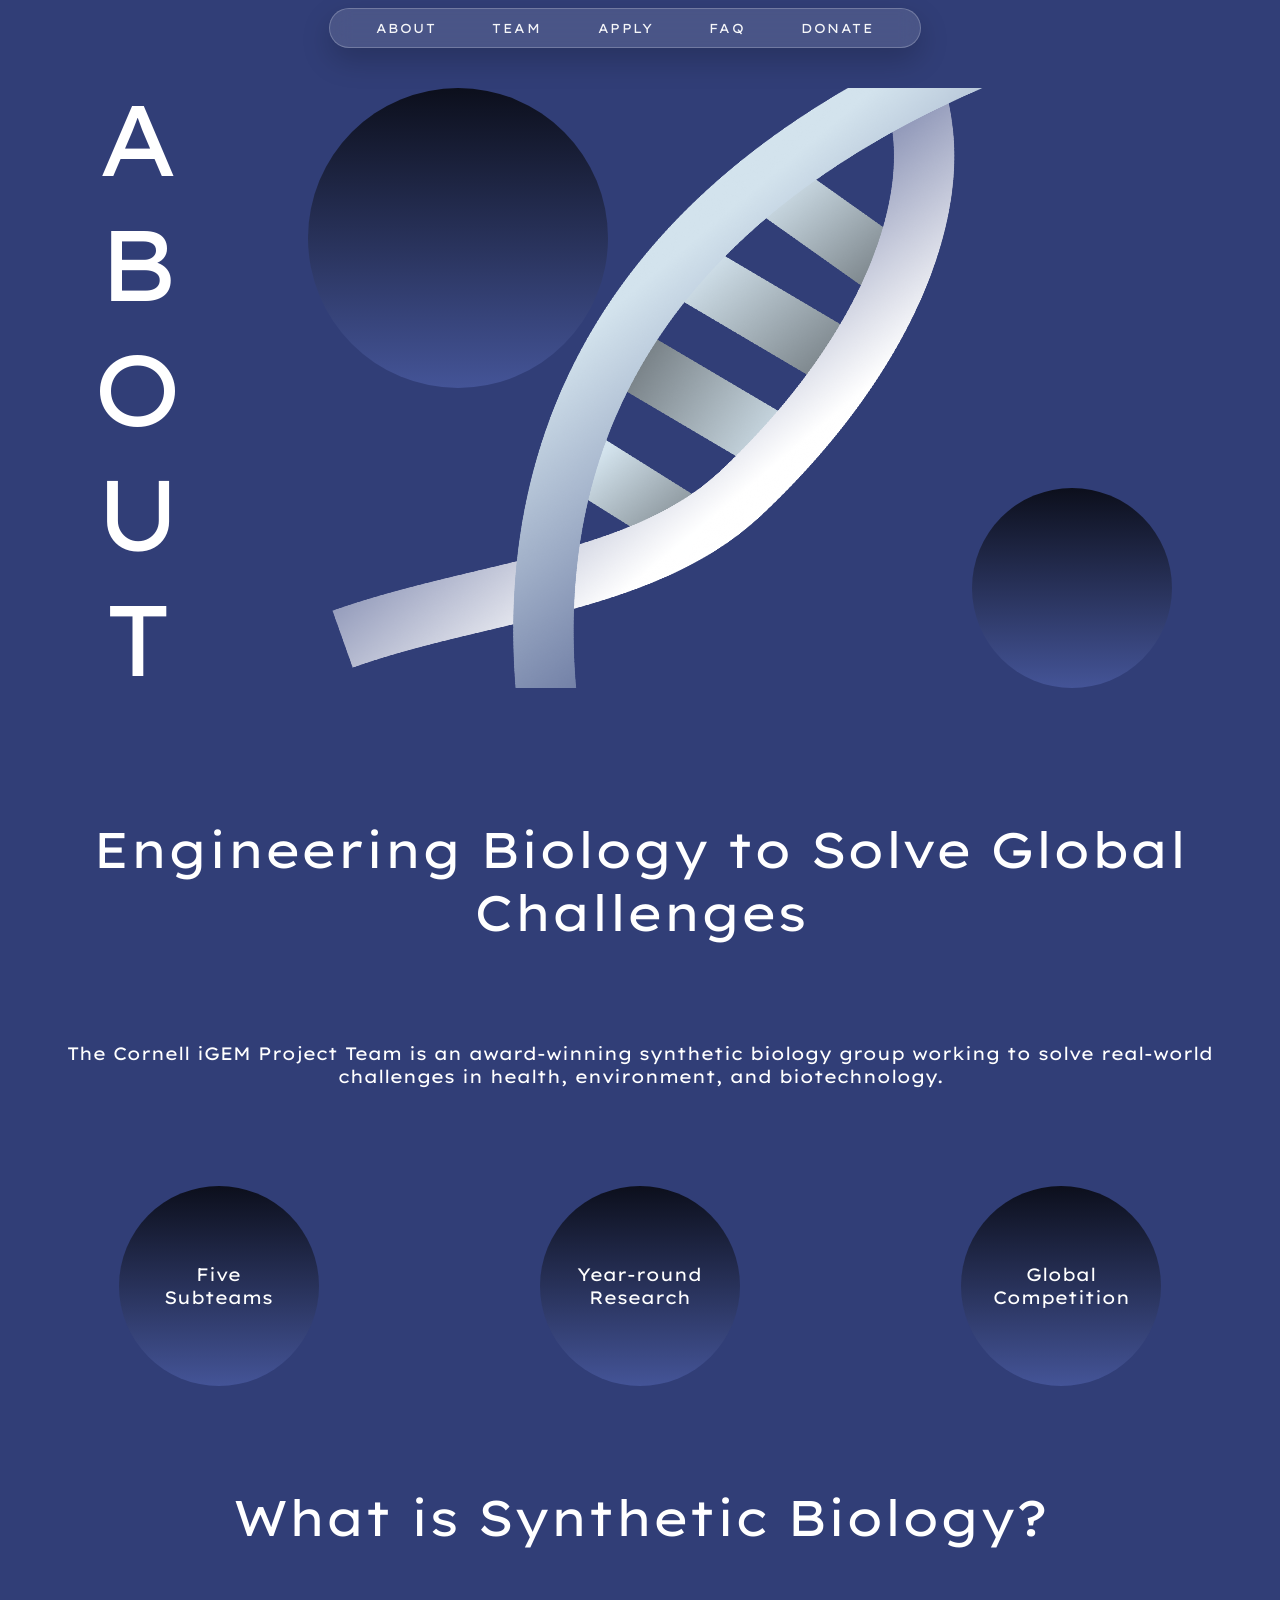
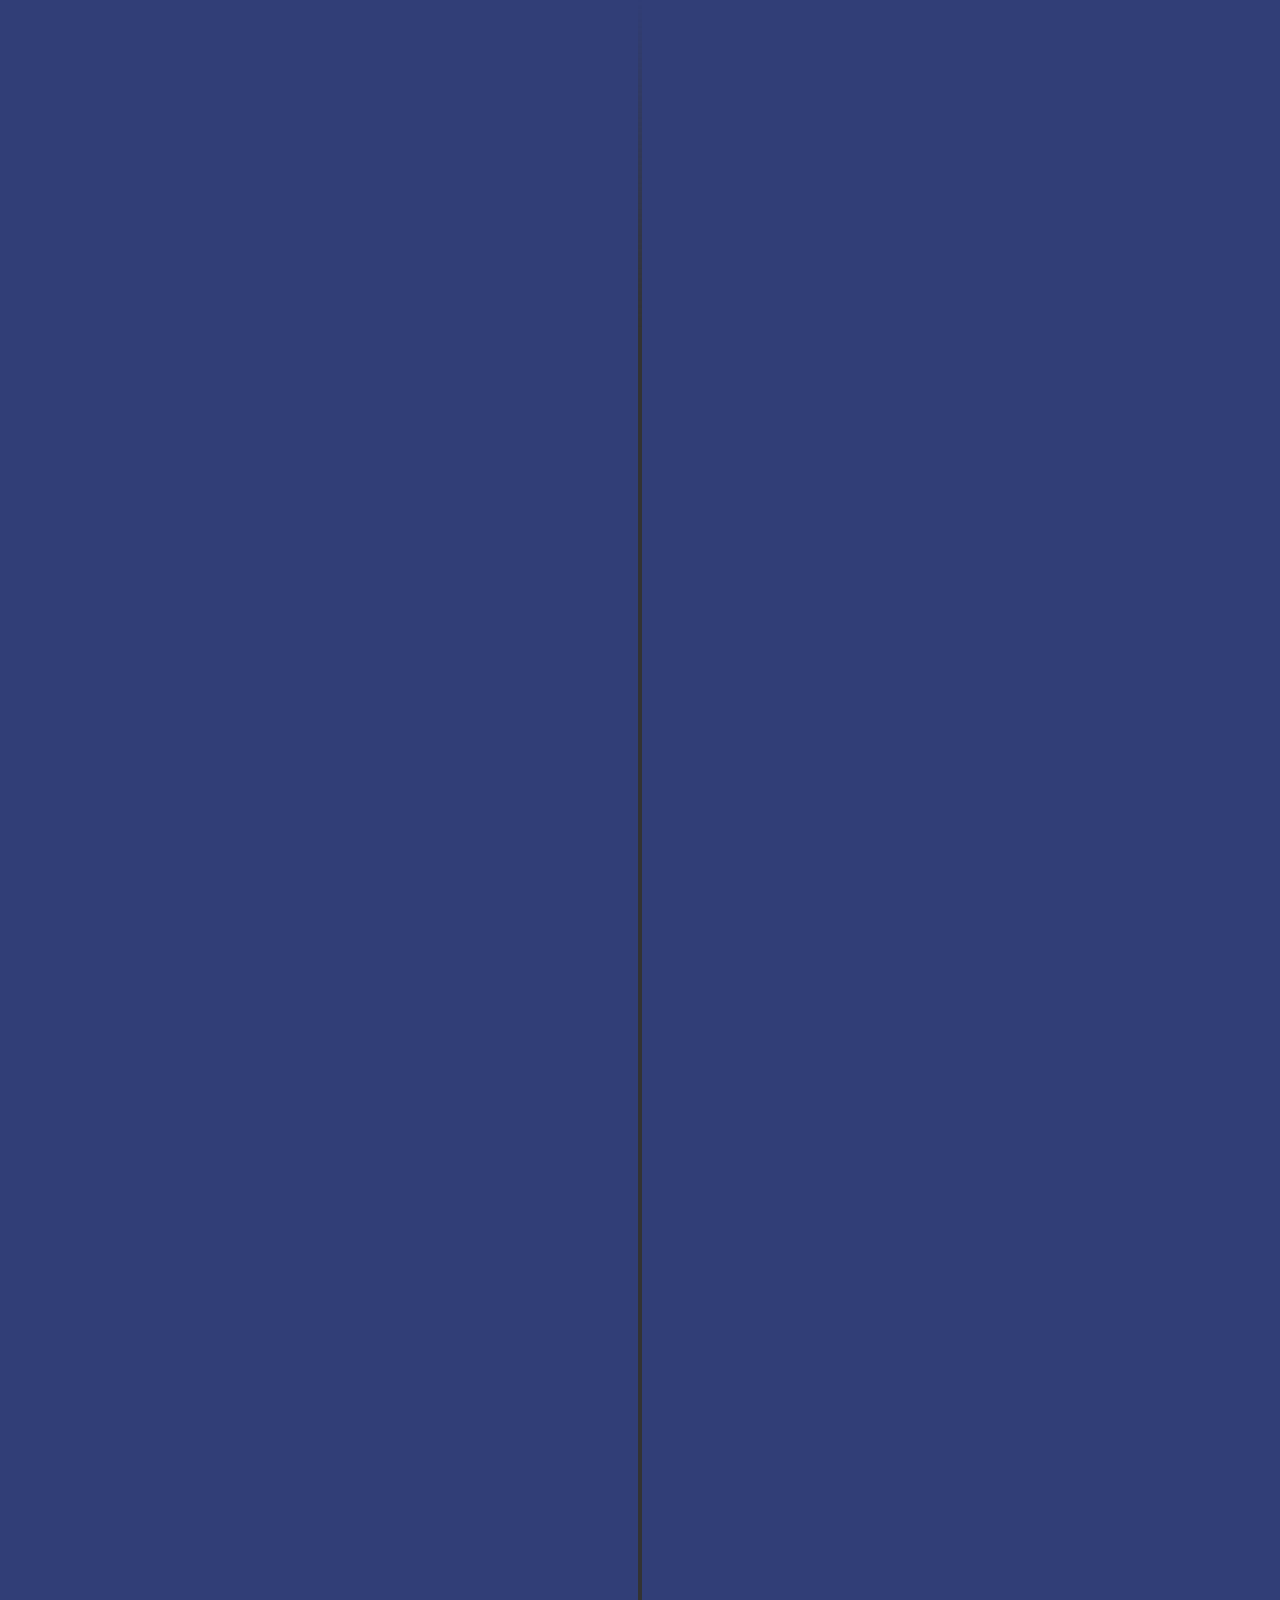
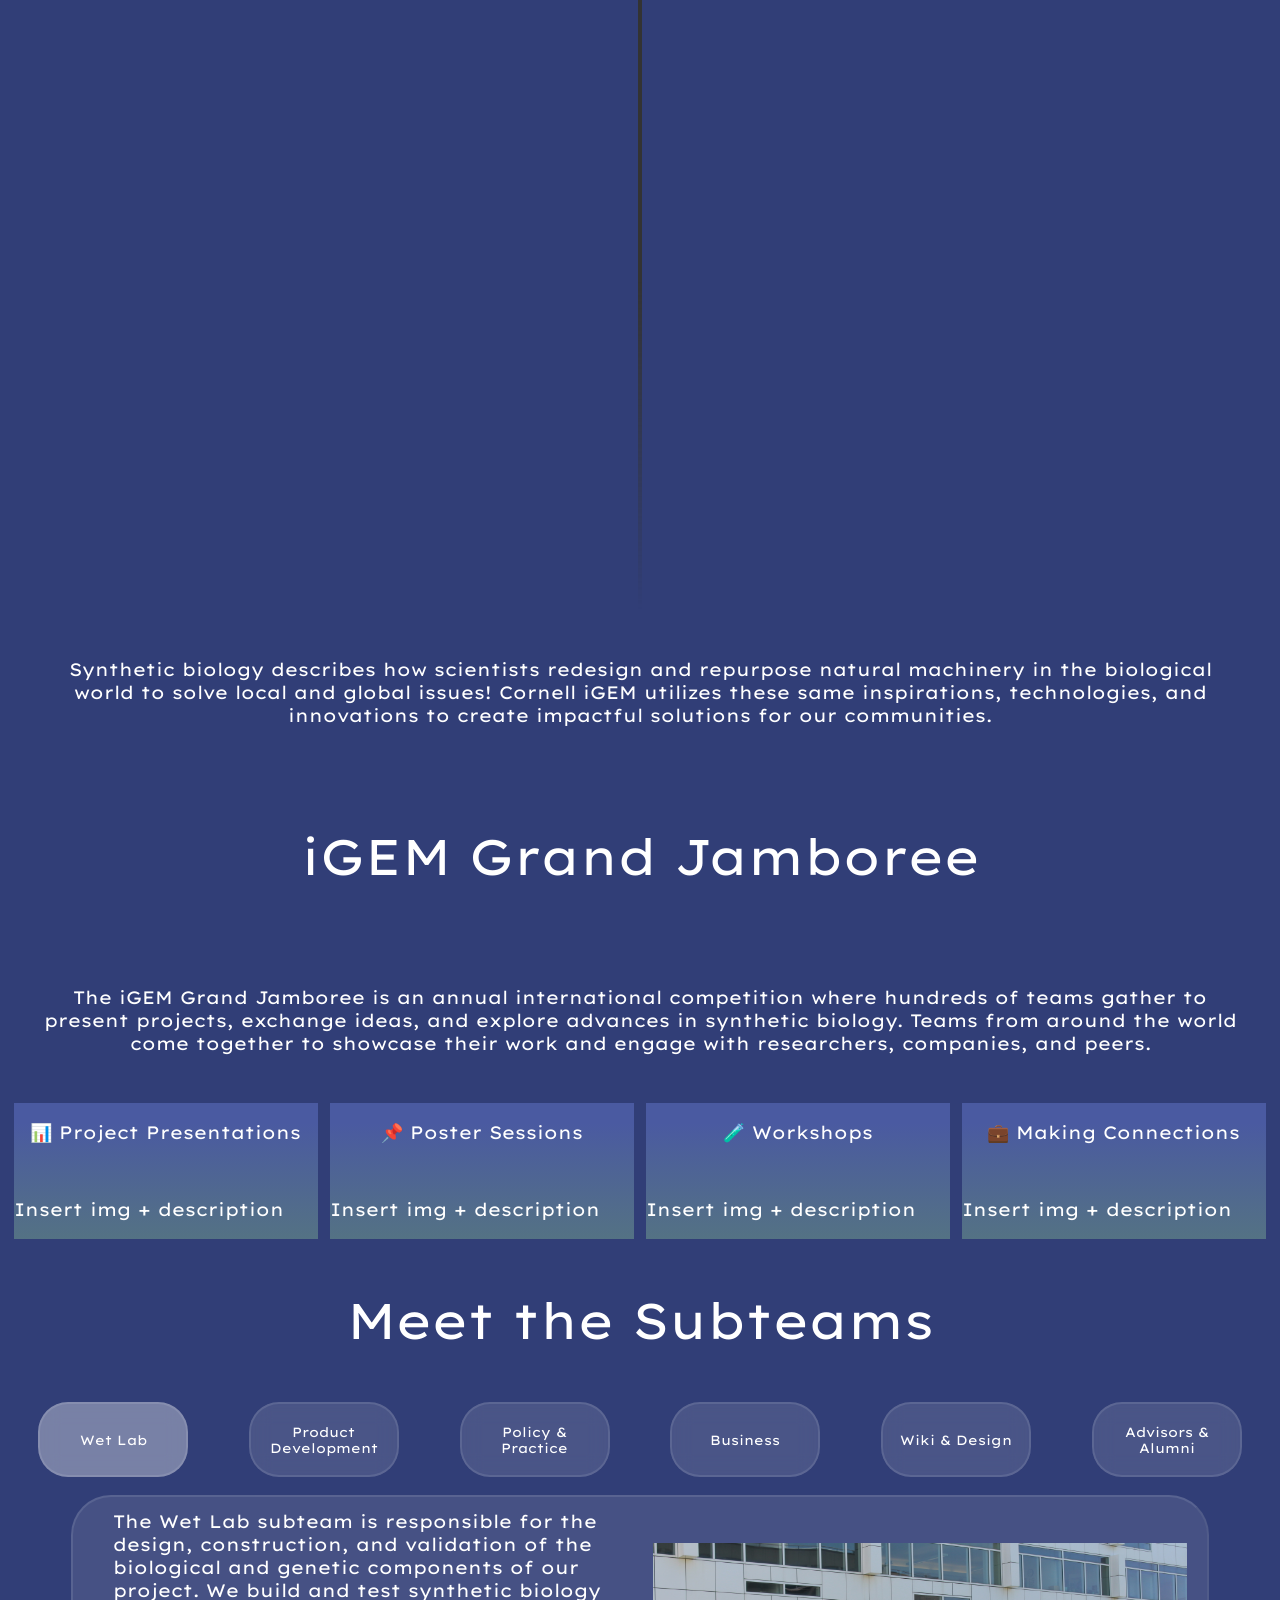
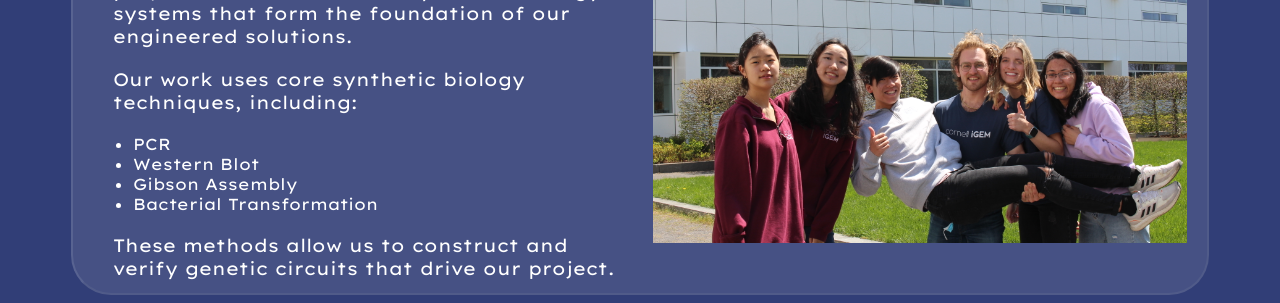
<file: about.html>
<!DOCTYPE html>
<html lang="en">
<head>
    <meta name="viewport" content="width=device-width, initial-scale=1.0">
    <link rel="preconnect" href="https://fonts.googleapis.com">
    <link rel="preconnect" href="https://fonts.gstatic.com" crossorigin>
    <link href="https://fonts.googleapis.com/css2?family=Lexend+Exa:wght@100..900&family=Plus+Jakarta+Sans:ital,wght@0,200..800;1,200..800&display=swap" rel="stylesheet">
    <link rel="stylesheet" type="text/css" href="css/about.css">
    <title>iGEM at Cornell | About</title>
</head>
<body>

    <link rel="stylesheet" href="https://cdnjs.cloudflare.com/ajax/libs/font-awesome/4.7.0/css/font-awesome.min.css">

    <nav class="navbar fixed-top">
        <span class="navbar-toggle" id="js-navbar-toggle">
            <i class="fa fa-bars"></i>
        </span>
        <a href="index.html" class="logo"><img src="images/logo/logo_new.png" width="200" alt="logo"></a>
        <ul class="main-nav" id="js-menu">
            <li>
                <a href="about.html" class="nav-links">About</a>
            </li>
            <li>
                <a href="team.html" class="nav-links">Team</a>
            </li>
            <li>
                <a href="apply.html" class="nav-links">Apply</a>
            </li>
            <li>
                <a href="faq.html" class="nav-links">FAQ</a>
            </li>
            <li>
                <a href="donate.html" class="nav-links">Donate</a>
            </li>
        </ul>
    </nav>
    
    <div id="spacer"></div>

    <div id="main_container">
        <div id="bottom">
            <h1 class="vertical">ABOUT</h1>
            <img id="helix" src="images/banners/about2_2.png">
        </div>

        <div id="top">
            <div class="circle2" id="big"></div>
            <div class="circle" id="little"></div>
        </div>
    </div>

            <div id="spacer"></div>

    <div id="div1">
        <h3>Engineering Biology to Solve Global Challenges</h3> <br>
    </div>

    <div id="div2">
        <p>The Cornell iGEM Project Team is an award-winning synthetic biology group working to solve real-world challenges in health, environment, and biotechnology.</p>
    </div>

    <div id="container1">
        <div class="flip-card">
            <div class="flip-card-inner">
                <div class="circle flip-card-front">
                    <p>Five Subteams</p>
                </div>

                <div class="circle flip-card-back">
                    <p>Wet Lab, Product Development, Policy & Practice, Business, Wiki & Design</p>
                </div>
            </div>
        </div>

        <div class="flip-card">
            <div class="flip-card-inner">
                <div class="circle flip-card-front">
                    <p>Year-round Research</p>
                </div>

                <div class="circle flip-card-back">
                    <p>School Year + Summer Collaboration</p>
                </div>
            </div>
        </div>

        <div class="flip-card">
            <div class="flip-card-inner">
                <div class="circle flip-card-front">
                    <p>Global Competition</p>
                </div>

                <div class="circle flip-card-back">
                    <p>300+ Teams at the iGEM Grand Jamboree in Paris!</p>
                </div>
            </div>
        </div>
    </div>

    <div id="div1">
        <h3>What is Synthetic Biology?</h3> <br>
    </div>


    <div class="timeline-wrapper">
    <div class="timeline-container">
      
      <div class="timeline-line">
        <div class="timeline-progress"></div>
      </div>

      <div class="timeline-item left">
        <div class="timeline-dot"></div>
        <div class="timeline-content">
          <h3 class="tt">1978: Insulin</h3>
          <p class="tc">Genentech developed modified <i>E. coli</i> bacterium to produce insulin on commercial scales</p>
        </div>
      </div>

      <div class="timeline-item right">
        <div class="timeline-dot"></div>
        <div class="timeline-content">
          <h3 class="tt">1999: Golden Rice</h3>
          <p class="tc">Genetically engineered to produce beta-carotene, a precursor to vitamin A to decrease vitamin A deficiency</p>
        </div>
      </div>

      <div class="timeline-item left">
        <div class="timeline-dot"></div>
        <div class="timeline-content">
          <h3 class="tt">2003: BioBricks</h3>
          <p class="tc">Development of standardized biological parts used to create genetic circuitsfor synthetic biology applications</p>
        </div>
      </div>

      <div class="timeline-item right">
        <div class="timeline-dot"></div>
        <div class="timeline-content">
          <h3 class="tt">2009: Gibson</h3>
          <p class="tc">Development of the Gibson assembly method for synthetic DNA cloning</p>
        </div>
      </div>

      <div class="timeline-item left">
        <div class="timeline-dot"></div>
        <div class="timeline-content">
          <h3 class="tt">2012: CRISPR</h3>
          <p class="tc">CRISPR-Cas9 system developed for genomic editing with precision</p>
        </div>
      </div>

    </div>
  </div>

    <div id="div2">
        <p class="tc">Synthetic biology describes how scientists redesign and repurpose natural machinery in the biological world to solve local and global issues! Cornell iGEM utilizes these same inspirations, technologies, and innovations to create impactful solutions for our communities.</p>
    </div>

    <div id="div1">
        <h3>iGEM Grand Jamboree</h3> <br>
    </div>

    <div id="div2">
        <p>The iGEM Grand Jamboree is an annual international competition where hundreds of teams gather to present projects, exchange ideas, and explore advances in synthetic biology. Teams from around the world come together to showcase their work and engage with researchers, companies, and peers.</p>
    </div>

    <div id="container4">
        <div class="middle">
            <p class="mt">📊 Project Presentations</p>
            <div class="inside">
                <img>
                <p>Insert img + description</p>
            </div>
        </div>

        <div class="middle">
            <p class="mt">📌 Poster Sessions</p>
            <div class="inside">
                <img>
                <p>Insert img + description</p>
            </div>
        </div>

        <div class="middle">
            <p class="mt">🧪 Workshops</p>
            <div class="inside">
                <img>
                <p>Insert img + description</p>
            </div>
        </div>

        <div class="middle">
            <p class="mt">💼 Making Connections </p>
            <div class="inside">
                <img>
                <p>Insert img + description</p>
            </div>
        </div>
    </div>

    <div id="div1">
        <h3>Meet the Subteams</h3> <br>
    </div>

    <div id="container2">
        <button class="b1 active" data-target="wl">Wet Lab</button>
        <button class="b1" data-target="pd">Product Development</button>
        <button class="b1" data-target="pp">Policy & Practice</button>
        <button class="b1" data-target="b">Business</button>
        <button class="b1" data-target="wd">Wiki & Design</button>
        <button class="b1" data-target="aa">Advisors & Alumni</button>
    </div>
<br>
    <div id="container3">
        <div id="wl" class="subteam active">
            <div>
                <p class="st">The Wet Lab subteam is responsible for the design, construction, and validation of the biological and genetic components of our project. We build and test synthetic biology systems that form the foundation of our engineered solutions.</p>
                <p class="st">Our work uses core synthetic biology techniques, including:</p>
                <ul>
                    <li>PCR</li>
                    <li>Western Blot</li>
                    <li>Gibson Assembly</li>
                    <li>Bacterial Transformation</li>
                </ul>
                <p class="st">These methods allow us to construct and verify genetic circuits that drive our project.</p>
            </div>

            <div>
                <img src="images/content/2022_subteam.jpg" class="simg">
            </div>
        </div>

        <div id="pd" class="subteam">
            <div>
                <p class="st">The product development subteam is an engineering-focused, user-centered, end-to-end development team. Our end goal is to bring iGEM's biological innovations to the real world. </p>

                <p class="st">We apply product design thinking and various engineering disciplines to explore user needs, generate a problem statement, design and prototype a solution to the problem, and create product specifications to prepare for manufacturing.</p>
            </div>

            <div>
                <img src="images/content/2022_subteam.jpg" class="simg">
            </div>
        </div>

        <div id="pp" class="subteam">

        </div>

        <div id="b" class="subteam">

        </div>
        
        <div id="wd" class="subteam">

        </div>

        <div id="aa" class="subteam">

        </div>
    </div>

    <script>
        const buttons = document.querySelectorAll('.b1');
        const contents = document.querySelectorAll('.subteam');

        buttons.forEach(button => {
            button.addEventListener('click', () => {
                buttons.forEach(btn => btn.classList.remove('active'));
                contents.forEach(content => content.classList.remove('active'));
                button.classList.add('active');
                const targetId = button.getAttribute('data-target');
                document.getElementById(targetId).classList.add('active');
            });
        });
// Timeline JS
        document.addEventListener("DOMContentLoaded", () => {
            const timeline = document.querySelector('.timeline-container');
            const progress = document.querySelector('.timeline-progress');
            const items = document.querySelectorAll(".timeline-item");

        // --- 1. GROWING TIMELINE LINE LOGIC ---
        window.addEventListener('scroll', () => {
            const timelineRect = timeline.getBoundingClientRect();
            const windowHeight = window.innerHeight;
            
            // Use the center of the screen as our calculation trigger point
            const triggerPoint = windowHeight / 2; 
            
            const totalHeight = timelineRect.height;
            const scrolledPast = triggerPoint - timelineRect.top;
            
            let scrollPercent = (scrolledPast / totalHeight) * 100;
            scrollPercent = Math.max(0, Math.min(scrollPercent, 100));
            
            progress.style.height = `${scrollPercent}%`;
        });

        // --- 2. SMOOTH TEXT BOX ACCORDION / REVEAL LOGIC ---
        const observerOptions = {
            root: null, 
            rootMargin: "-15% 0px -15% 0px", 
            threshold: 0.1 
        };

        const timelineObserver = new IntersectionObserver((entries) => {
            entries.forEach((entry) => {
            if (entry.isIntersecting) {
                entry.target.classList.add("active");
            } else {
                entry.target.classList.remove("active");
            }
            });
        }, observerOptions);

        items.forEach((item) => {
            timelineObserver.observe(item);
        });
        });
    </script>
</body>
</html>
</file>
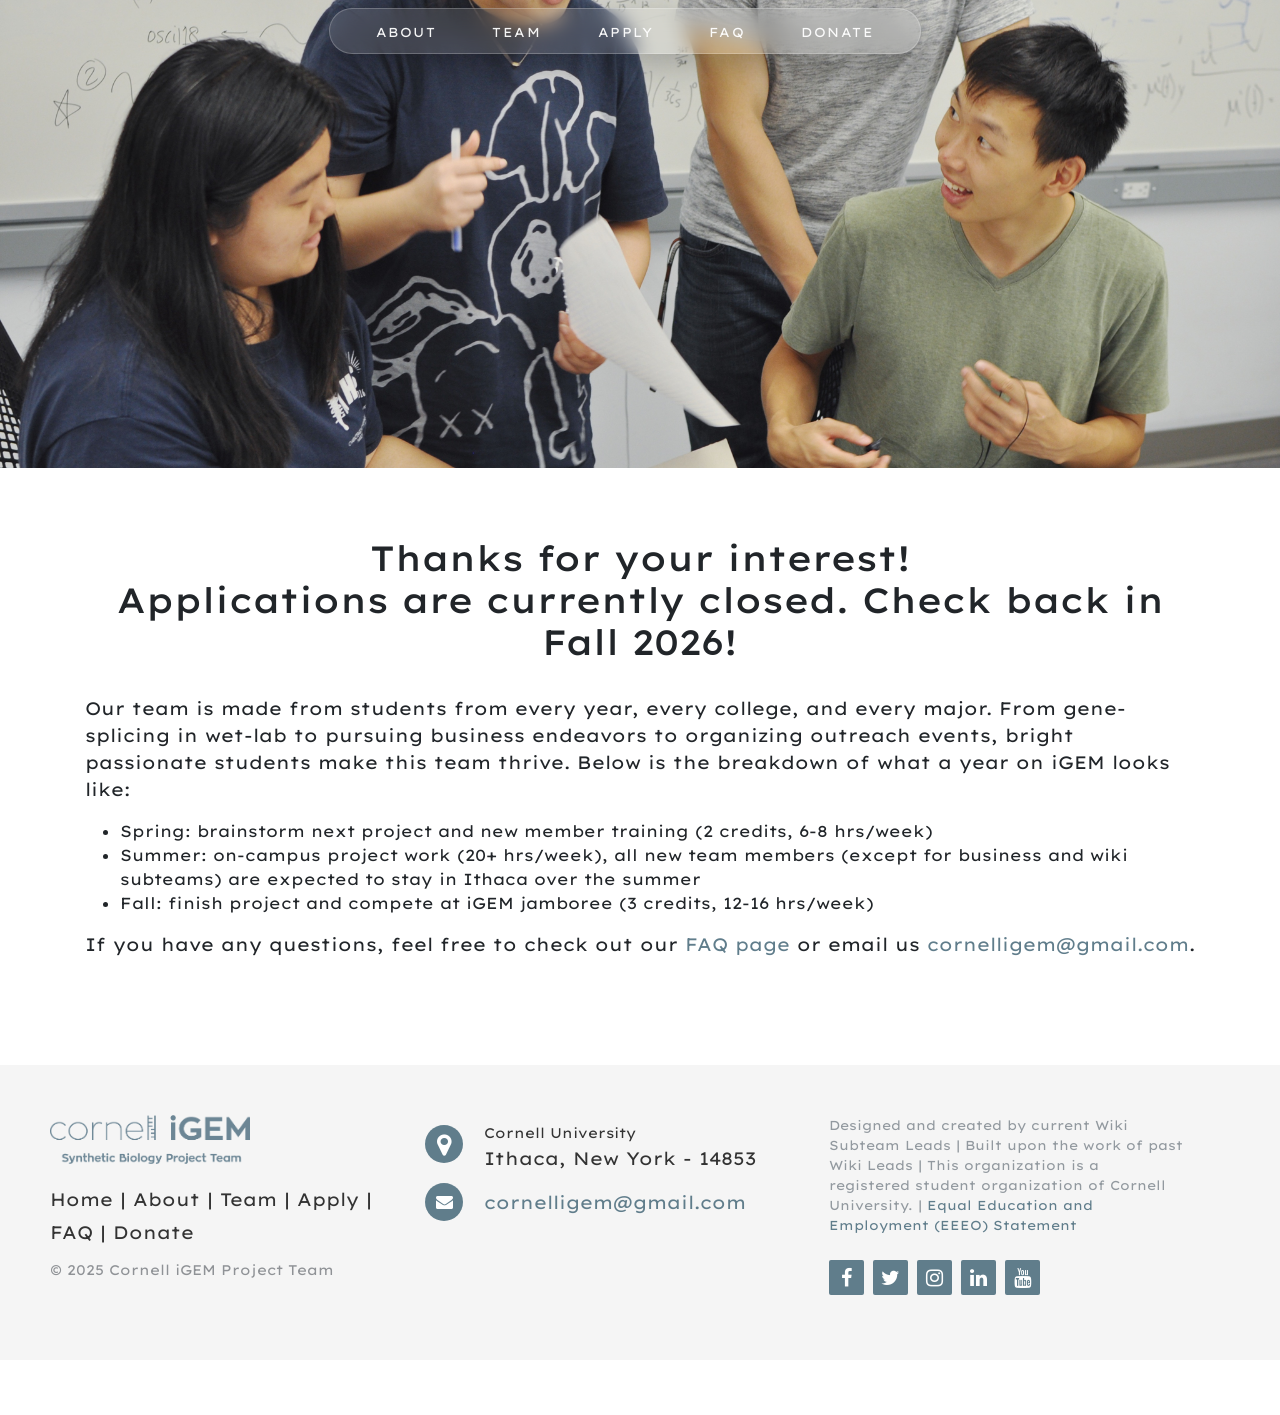
<file: apply.html>
<!DOCTYPE html>
<html lang=en>

<head>
    <meta charset="UTF-8">
    <meta http-equiv="X-UA-Compatible" content="IE=edge">
    <meta name="viewport" content="width=device-width, initial-scale=1.0">

    <link rel="apple-touch-icon" sizes="180x180" href="images/logo/apple-touch-icon.png">
    <link rel="icon" type="image/png" href="images/logo/favicon-32x32.png" sizes="32x32">
    <link rel="icon" type="image/png" href="images/logo/favicon-16x16.png" sizes="16x16">
    <link rel="manifest" href="images/logo/manifest.json">
    <link rel="mask-icon" href="images/logo/safari-pinned-tab.svg" color="#607d8b">
    <meta name="theme-color" content="#ffffff">

    <script src="https://stackpath.bootstrapcdn.com/bootstrap/4.5.2/js/bootstrap.min.js"
        integrity="sha384-B4gt1jrGC7Jh4AgTPSdUtOBvfO8shuf57BaghqFfPlYxofvL8/KUEfYiJOMMV+rV"
        crossorigin="anonymous"></script>
    <script src="https://code.jquery.com/jquery-3.5.1.slim.min.js"
        integrity="sha384-DfXdz2htPH0lsSSs5nCTpuj/zy4C+OGpamoFVy38MVBnE+IbbVYUew+OrCXaRkfj"
        crossorigin="anonymous"></script>
    <script src="https://cdn.jsdelivr.net/npm/popper.js@1.16.1/dist/umd/popper.min.js"
        integrity="sha384-9/reFTGAW83EW2RDu2S0VKaIzap3H66lZH81PoYlFhbGU+6BZp6G7niu735Sk7lN"
        crossorigin="anonymous"></script>

    <link rel="stylesheet" href="https://stackpath.bootstrapcdn.com/bootstrap/4.5.2/css/bootstrap.min.css"
        integrity="sha384-JcKb8q3iqJ61gNV9KGb8thSsNjpSL0n8PARn9HuZOnIxN0hoP+VmmDGMN5t9UJ0Z" crossorigin="anonymous">
    <link rel="stylesheet" type="text/css" href="css/styles.css">


    <!--For accordion styling-->
    <link href="http://www.cssscript.com/wp-includes/css/sticky.css" rel="stylesheet" type="text/css">

    <title>iGEM at Cornell | Apply</title>
</head>

<body>
    <!--/************************* NAVIGATION BAR ************************************/ -->

    <link rel="stylesheet" href="https://cdnjs.cloudflare.com/ajax/libs/font-awesome/4.7.0/css/font-awesome.min.css">

    <nav class="navbar fixed-top">
        <span class="navbar-toggle" id="js-navbar-toggle">
            <i class="fa fa-bars"></i>
        </span>
        <a href="index.html" class="logo"><img src="images/logo/logo_new.png" width="200" alt="logo"></a>
        <ul class="main-nav" id="js-menu">
            <li>
                <a href="about.html" class="nav-links">About</a>
            </li>
            <li>
                <a href="team.html" class="nav-links">Team</a>
            </li>
            <li>
                <a href="apply.html" class="nav-links activenav">Apply</a>
            </li>
            <li>
                <a href="faq.html" class="nav-links">FAQ</a>
            </li>
            <li>
                <a href="donate.html" class="nav-links">Donate</a>
            </li>
        </ul>
    </nav>

    <!--Banner-->


    <div class="home-banner-container">
        <div class="home-slides">
            <img src="images/banners/apply.jpg" style="width:100%" alt="apply">
        </div>
    </div>
    <br>

    <!-- Apply Information -->

    <div class="container applyHeader">
        <h1 style="text-align: center;">Thanks for your interest! <br> Applications are currently closed. Check back in Fall 2026!</h1>
        <br> <!--
        <h2>Early bird (upperclassmen only!) applications are due September 4th, and general applications (all applicants) are due October 16th. First offers will be released on September 17th.</h2>
        <br> -->
            <!--
        
         <h1>The Cornell iGEM Project Team is now accepting applications for Fall 2025! </h1>
            <div>Our general application is open until October 16th at 11:59 PM.</div>
        

        <div class="currentRecruitment">
            <div>To receive updates about the Fall 2025 recruitment cycle, fill out our <a
                    href="https://forms.gle/F5r3BTZtvwtsf2Uh8" target="_blank">interest form</a> to
                receive more information.</div>
            <br>
            Come to our info sessions:
            <br>
            <div class="schedule">
                <ul>
                    <li> Tuesday, September 23rd, 5-7 PM at Olin 155 </li>
                    <li> Saturday, October 4th, 1-2:30 PM at Weill 226 </li>
                    <li> Wednesday, October 8th, 5-7 PM at Weill 226</li>
                </ul>
            </div>
            <br>
            And check us out at these events:
            <br>
            <div class="schedule">
                <ul>
                    <li> <b>Welcome and Activities Resource Fair:</b> Monday, August 18th, 1-5 PM at Duffield Atrium </li>
                    <li> <b>Welcome and Activities Resource Fair:</b> Tuesday, August 19th, 9 AM-1 PM at Duffield Atrium </li>
                    <li> <b>Project Teams Fest:</b> Thursday, September 4th, 4-6 PM at Duffield Atrium </li>
                    <li> <b>Bio Fest:</b> Thursday, September 4th, 4-6 PM at Biotech G10 </li>
                    <li> <b>ClubFest:</b> Saturday, September 13th, 12-1:30 PM on Arts Quad </li>
                </ul>
            </div>
            <br> 
            <div class="apply-button align-center">
                <a class="btn btn-secondary btn-lg apply-button" id="center-apply-btn"
                    href="https://forms.gle/wKydoWPfB8F95o5U6" role="button" target="_blank">Apply Now </a>
            </div>
        </div> 
    -->
<!--
        <h1>The Cornell iGEM Project Team is now accepting Regular Applications for Fall 2024!</h1>
        <br>
        <h2>Application Timelines</h2>
        <p>Upperclassmen (second-year and above) may select to apply for our <b>Early-Bird Application Timeline</b> until September 5th at 11:59pm. This will align with the upperclassmen timeline that has been set by Project Teams.</p>
        <p>All undergraduates are welcome to apply to our <b>Regular Application Timeline</b> until October 17th at 11:59pm.</p>

        <div class="currentRecruitment">
            <div>To receive updates about the Fall 2024 recruitment cycle, fill out our <a
                    href="https://docs.google.com/forms/d/e/1FAIpQLScyDppWying4umpI2WIeISLwIV8gFUa2rE5lI2oRZaPh2gmkQ/viewform" target="_blank">interest form</a> to
                receive more information.</div>
            <br>
            <h2>Meet Us In Person!</h2>
            Come to our info sessions:
            <br>
            <div class="schedule">
                <ul>
                    <li> September 25th, 7-8 pm, Phillips 203</li>
                    <li> October 5th, 1-2 pm, Phillips 203</li>
                </ul>
            </div>
            And check us out at these events:
            <div class="schedule">
                <ul>
                    <li>Project Team Fest - September 5th, 4-6 pm, Duffield Atrium</li>
                    <li>BioFest - September 5th, 4:30-6 pm, G10 Biotech</li>
                    <li>ClubFest - September 7th, 11 am-1 pm, Arts Quad (Rainy location Barton Hall)</li>
                </ul>
            </div>
            <br>
            <div class="apply-button align-center">
                <a class="btn btn-secondary btn-lg apply-button" id="center-apply-btn"
                    href="https://forms.gle/WFB7no6K1c1f33vZ7" role="button" target="_blank">Apply Now </a>
            </div>
        </div>
    -->

        <div class="applyInfo">
            <p class="teamInfo">
                Our team is made from students from every year, every college, and every major. From gene-splicing in
                wet-lab to pursuing business endeavors to organizing outreach events, bright passionate students make
                this team thrive. Below is the breakdown of what
                a year on iGEM looks like:</p>
        </div>

        <div class="schedule">
            <ul>
                <li>Spring: brainstorm next project and new member training (2 credits, 6-8 hrs/week)</li>
                <li>Summer: on-campus project work (20+ hrs/week), all new team members (except for business and wiki
                    subteams) are expected to stay in Ithaca over the summer</li>
                <li>Fall: finish project and compete at iGEM jamboree (3 credits, 12-16 hrs/week)</li>
            </ul>
        </div>

        <div class="applyInfo">
            <p style="padding-bottom: 1.5em;">If you have any questions, feel free to check out our <a href="faq.html">FAQ page</a> or email us <a
                    href="mailto:cornelligem@gmail.com">cornelligem@gmail.com</a>.
            </p>
        </div> 

        <!--<div class="applyInfo">
            <p class="teamInfo">
                <b>Come learn more about our team at these info sessions (more details to come):</b>
        </div>

        <div class="schedule">

            <ul>
                <li>Info session #1: Saturday, September 9th. Time and location TBD</li>
                <li>Info session #2: Thursday, September 14th. Time and location TBD</li>

            </ul>
        </div> -->

        <!--
        <div class="subteams">
            <p><b>Meet the Subteams</b></p>
            <p>
                Check out the section below for what our application typically looks like.
                Each tab contains the standard short answer prompts and requirements generally and for each subteam.
                Here is your chance to really stand out from other applicants by showing us your skills, talent,
                potential, and personality. So write away, keep it interesting, and impress us!
            </p>

            <ul id="applyNav" class="nav">
                <li onclick="selectSubteam('general', this)" class="nav-item active"><a class="nav-link">General</a>
                </li>
                <li onclick="selectSubteam('wetLabTeam', this)" class="nav-item"><a class="nav-link">Wet Lab</a></li>
                <li onclick="selectSubteam('productTeam', this)" class="nav-item"><a class="nav-link">Product
                        Development</a></li>
                <li onclick="selectSubteam('policyTeam', this)" class="nav-item"><a class="nav-link">Policy and
                        Practices</a></li>
                <li onclick="selectSubteam('businessTeam', this)" class="nav-item"><a class="nav-link">Business</a></li>
                <li onclick="selectSubteam('wikiTeam', this)" class="nav-item"><a class="nav-link">Wiki</a></li>
            </ul>

            <div class="general">
                <p>
                    Taking past iGEM projects into consideration, explain (1) why you are a good fit for this team, and
                    (2) why iGEM is a good fit for you. [400 word limit]</p>
                <p>
                    What other extracurricular commitments are you currently involved in/planning to take on? E.g. labs,
                    clubs, etc. [100 word limit]</p>
                <p>
                    Tell us something cool about yourself. [3 sentence limit]
                </p>
                <p>
                    (Optional) If you have a resume tailored specifically for iGEM (ie. different from the one uploaded
                    in the
                    project team common application), please show us here.
                </p>
            </div>

            <div class="wetLabTeam hide">
                <p>
                    BioBrick is a term coined by iGEM to describe a interchangeable DNA part. Go to <a
                        href="http://parts.igem.org/Frequently_Used_Parts"
                        target="_blank">http://parts.igem.org/Frequently_Used_Parts</a>
                    to get a better idea of what some common BioBricks are.
                    In one paragraph, pitch your idea for a novel BioBrick. You are permitted, but not required, to use
                    resources as long as they are cited in (Author Last Name, Year) format. [300 word limit, excluding
                    citations]
                </p>
                <p>
                    (Optional) Please briefly list any laboratory skills you possess (e.g. transformation, PCR, primer
                    design, AlphaFold). It is alright if you do not have any.
                </p>
            </div>

            <div class="productTeam hide">
                <p>
                    The Product Development Subteam integrates biology into other engineering fields in order to develop
                    innovative products. If your major isn't related to biology, what is something that excites you in
                    your field of study? If it is, what is a technology or innovation outside of biology that excites
                    you? How could synthetic biology be integrated into this? [300 Word Limit]
                </p>
                <p>
                    (Optional) Please briefly list any technical/software skills you possess [Ex. Fusion 360, SQL,
                    Welding]
                </p>
            </div>

            <div class="policyTeam hide">
                <p>
                    Consider the following scenario: this year's Wet Lab subteam has engineered bacteria that can
                    harness photosynthetic processes to convert plant byproducts into ethanol, and Product Development
                    has designed a device that efficiently applies the potential of these bacteria. As part of the
                    Policy & Practices team, who would you contact to help analyze the impact of the project, relevant
                    policies and regulations, related research, bioethics of the project, design considerations for the
                    product, etc.? Please detail specific reasons for choosing each stakeholder. [300 word limit]
                </p>
                <p>
                    What are the top three questions you would ask the stakeholders from the above question? [100 word
                    limit]
                </p>
            </div>

            <div class="businessTeam hide">
                <p>
                    Consider this scenario: Wet Lab has created bacteria that can remove carbon dioxide from the air.
                    Product Development has designed a system that applies this bacteria's function to the real world.
                    How would you pitch the product to a potential sponsor and how would you raise enough funds to take
                    the company forward? [300 Word Limit]
                </p>
                <p>
                    You've just pitched iGEM's CO2-removing bacteria to a potential sponsor, and they're interested. Now
                    they want to know how you plan to sell it. How would you explain your strategy to turn this
                    scientific idea into a product people can buy? [100 word limit]
                </p>
            </div>

            <div class="wikiTeam hide">
                <p>
                    Please describe your experience with web development (e.g. HTML, CSS, JavaScript, GitHub, Bootstrap)
                    or design software (e.g. Adobe Photoshop, Adobe Illustrator, Sketch). If you don't have experience
                    (not an issue at all!), please describe your interest in web development/information presentation.
                    [150 words max]
                </p>
                <p>
                    (Optional) If you have a portfolio, please include a shareable link to it.
                </p>
            </div>

        </div> -->
    </div>
    <script>
        function selectSubteam(teamName, element) {
            document.getElementsByClassName("general")[0].classList.add("hide");
            document.getElementsByClassName("wetLabTeam")[0].classList.add("hide");
            document.getElementsByClassName("productTeam")[0].classList.add("hide");
            document.getElementsByClassName("policyTeam")[0].classList.add("hide");
            document.getElementsByClassName("businessTeam")[0].classList.add("hide");
            document.getElementsByClassName("wikiTeam")[0].classList.add("hide");
            document.getElementsByClassName(teamName)[0].classList.remove("hide");

            var navItems = document.getElementById("applyNav").getElementsByTagName("li");
            for (var i = 0; i < navItems.length; i++) {
                navItems[i].classList.remove("active");
            }
            element.classList.add("active");
        }
    </script> 





    <!--/************************* FOOTER ************************************/ -->

    <footer class="footer-distributed">

        <div class="footer-left">
            <img src="images/logo/logo_new.png" width="200" alt="logo">

            <p class="footer-links">
                <a href="index.html">Home</a> |
                <a href="about.html">About</a> |
                <a href="team.html">Team</a> |
                <a href="apply.html">Apply</a> |
                <a href="faq.html">FAQ</a> |
                <a href="donate.html">Donate</a>
            </p>

            <p class="footer-company-name">&copy; 2025 Cornell iGEM Project Team</p>
        </div>

        <div class="footer-center">
            <div>
                <i class="fa fa-map-marker"></i>
                <p><span>Cornell University
                    </span> Ithaca, New York - 14853</p>
            </div>

            <div>
                <i class="fa fa-envelope"></i>
                <p><a href="mailto:cornelligem@gmail.com">cornelligem@gmail.com</a></p>
            </div>
        </div>
        <div class="footer-right">

            <p class="footer-company-about">
                Designed and created by current Wiki Subteam Leads | Built upon the work of past Wiki Leads | This organization is a registered student organization of Cornell University. | <a href="https://hr.cornell.edu/about/workplace-rights/equal-education-and-employment">Equal Education and Employment (EEEO) Statement</a>
                <!--Designed by Karen Zhan and Anish Navada | Built upon the work of Tennyson Bardwell, Rishabh
                Singh, Amanda Ong -->
            </p>
            <div class="footer-icons">
                <a href="https://facebook.com/cornelligem"><i class="fa fa-facebook"></i></a>
                <a href="https://twitter.com/cugem"><i class="fa fa-twitter"></i></a>
                <a href="https://www.instagram.com/cugem/"><i class="fa fa-instagram"></i></a>
                <a href="https://www.linkedin.com/company/cornell-igem"><i class="fa fa-linkedin"></i></a>
                <a href="https://www.youtube.com/user/CornelliGEM/"><i class="fa fa-youtube"></i></a>
            </div>
        </div>
    </footer>








    <script src="https://ajax.googleapis.com/ajax/libs/jquery/1.12.0/jquery.min.js"></script>
    <script src="https://maxcdn.bootstrapcdn.com/bootstrap/3.3.5/js/bootstrap.min.js"></script>
    <script src="js/script.js"></script>
    <script src="http://www.youtube.com/iframe_api"></script>
</body>

</html>
</file>
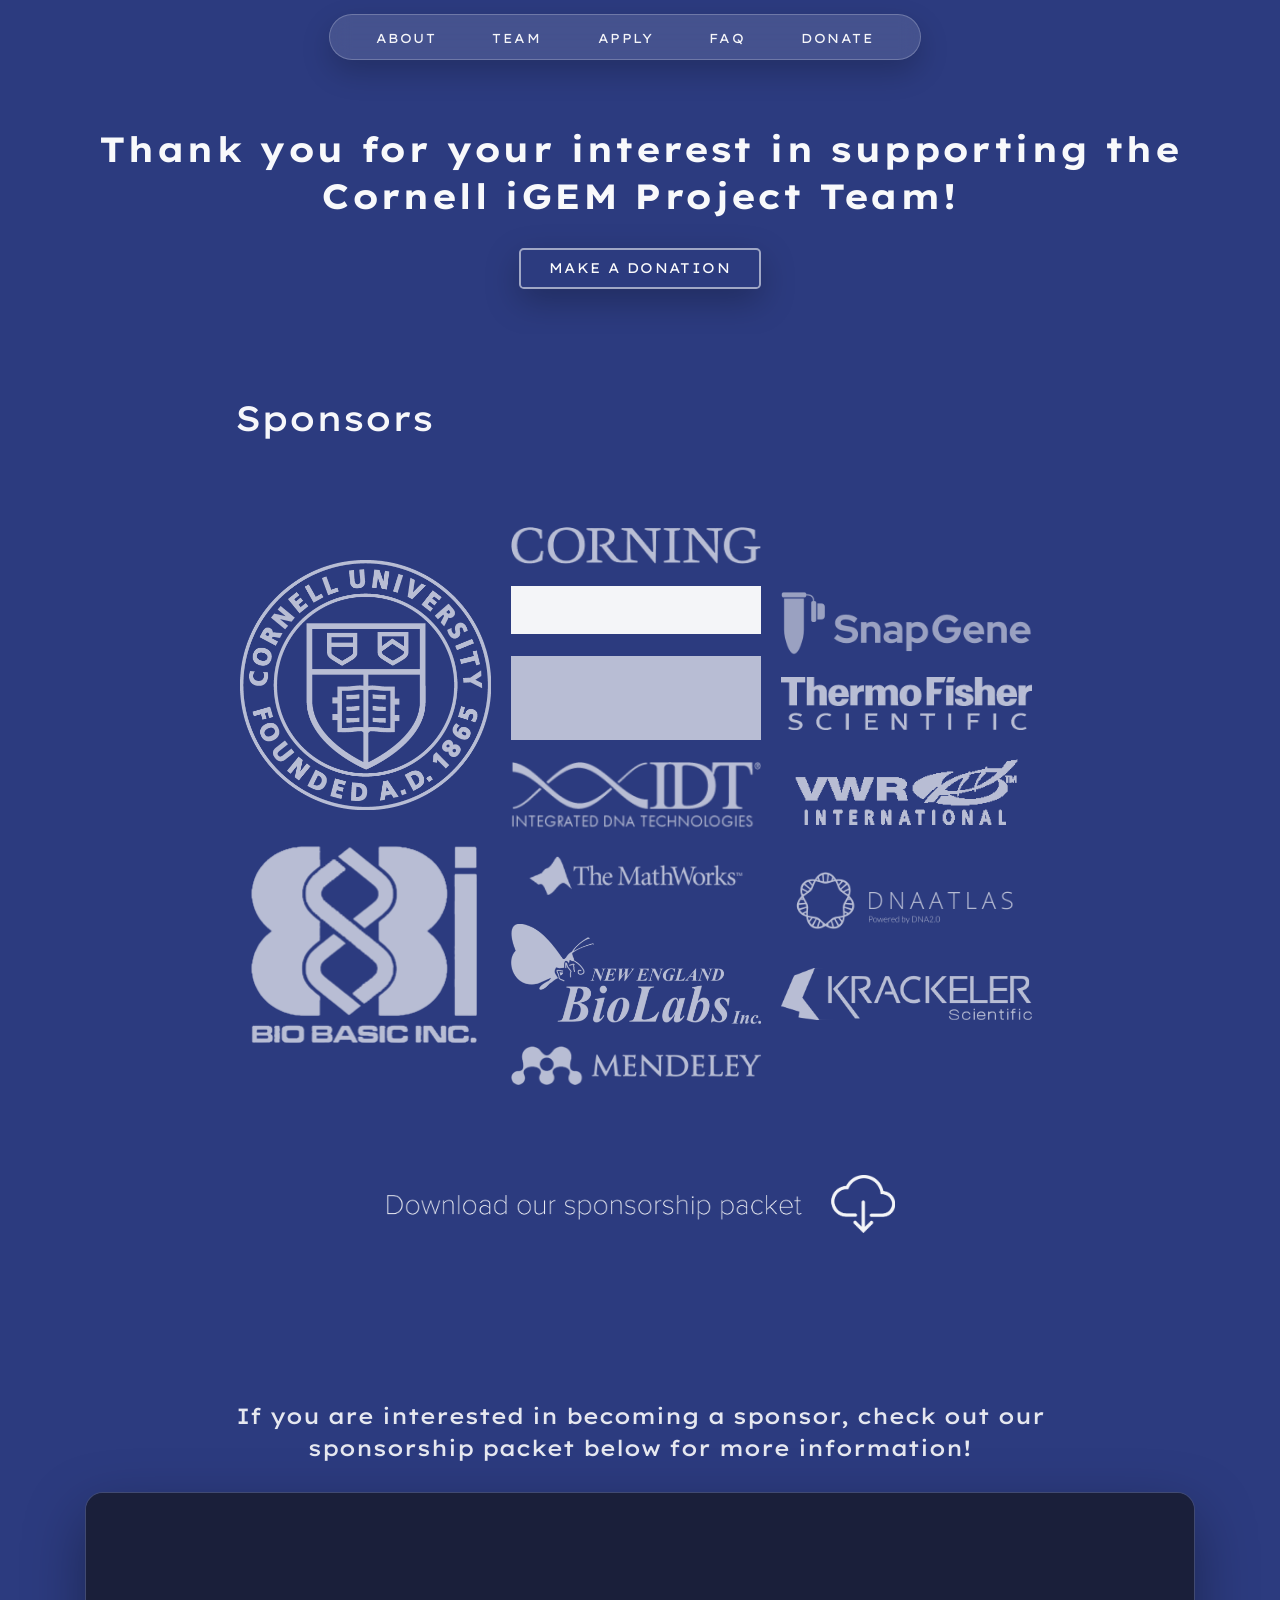
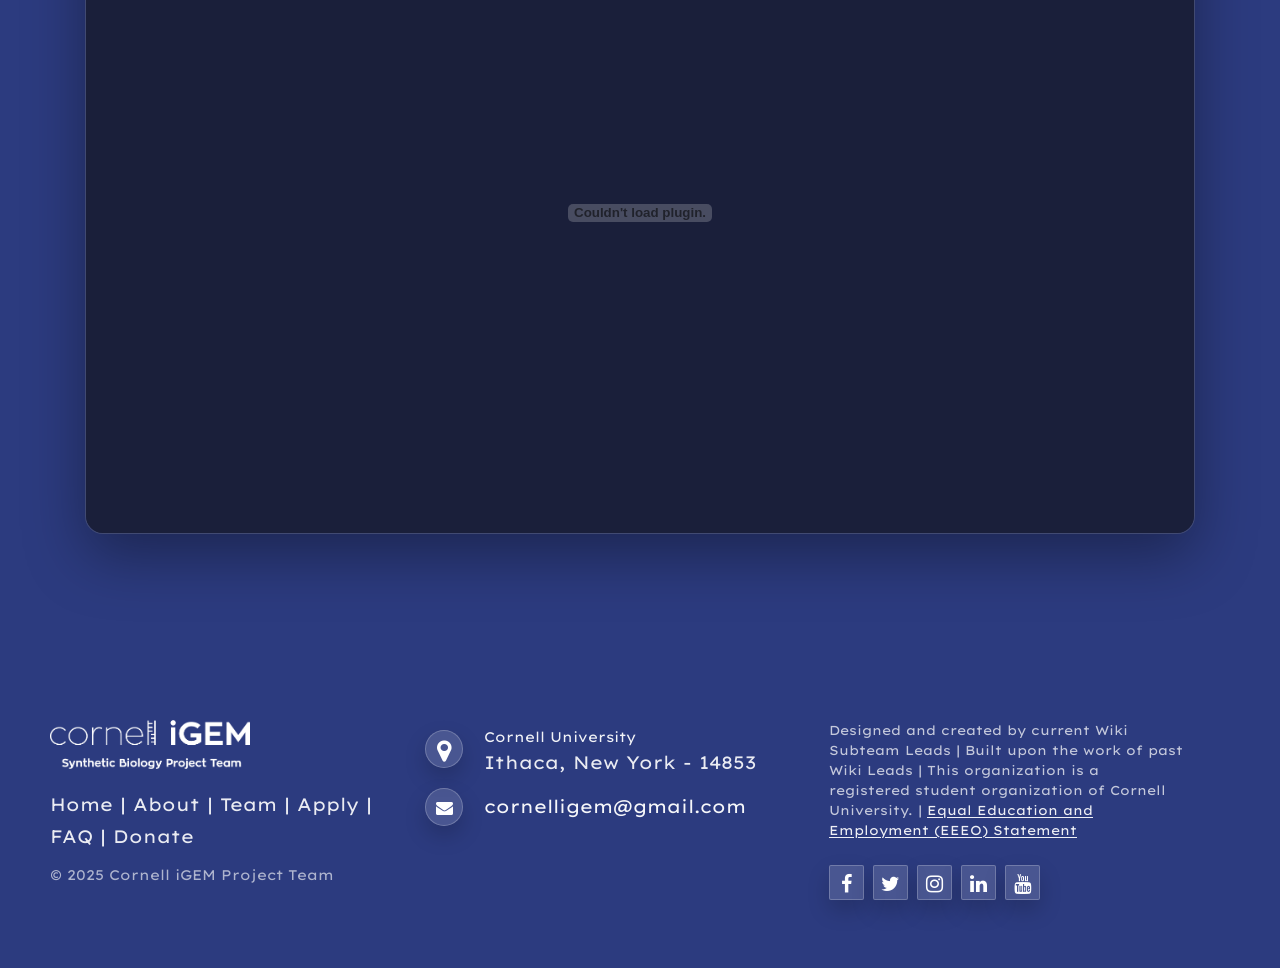
<file: donate.html>
<!--this page was made from a copy of the apply page!-->

<!DOCTYPE html>
<html lang=en>

<head>
    <meta charset="UTF-8">
    <meta http-equiv="X-UA-Compatible" content="IE=edge">
    <meta name="viewport" content="width=device-width, initial-scale=1.0">

    <link rel="apple-touch-icon" sizes="180x180" href="images/logo/apple-touch-icon.png">
    <link rel="icon" type="image/png" href="images/logo/favicon-32x32.png" sizes="32x32">
    <link rel="icon" type="image/png" href="images/logo/favicon-16x16.png" sizes="16x16">
    <link rel="manifest" href="images/logo/manifest.json">
    <link rel="mask-icon" href="images/logo/safari-pinned-tab.svg" color="#607d8b">
    <meta name="theme-color" content="#2c3b7f">

    <script src="https://stackpath.bootstrapcdn.com/bootstrap/4.5.2/js/bootstrap.min.js"
        integrity="sha384-B4gt1jrGC7Jh4AgTPSdUtOBvfO8shuf57BaghqFfPlYxofvL8/KUEfYiJOMMV+rV"
        crossorigin="anonymous"></script>
    <script src="https://code.jquery.com/jquery-3.5.1.slim.min.js"
        integrity="sha384-DfXdz2htPH0lsSSs5nCTpuj/zy4C+OGpamoFVy38MVBnE+IbbVYUew+OrCXaRkfj"
        crossorigin="anonymous"></script>
    <script src="https://cdn.jsdelivr.net/npm/popper.js@1.16.1/dist/umd/popper.min.js"
        integrity="sha384-9/reFTGAW83EW2RDu2S0VKaIzap3H66lZH81PoYlFhbGU+6BZp6G7niu735Sk7lN"
        crossorigin="anonymous"></script>

    <link rel="stylesheet" href="https://stackpath.bootstrapcdn.com/bootstrap/4.5.2/css/bootstrap.min.css"
        integrity="sha384-JcKb8q3iqJ61gNV9KGb8thSsNjpSL0n8PARn9HuZOnIxN0hoP+VmmDGMN5t9UJ0Z" crossorigin="anonymous">
    <link rel="stylesheet" type="text/css" href="css/styles.css">


    <!--For accordion styling-->
    <link href="http://www.cssscript.com/wp-includes/css/sticky.css" rel="stylesheet" type="text/css">

    <title>iGEM at Cornell | Donate</title>
</head>

<body class="donate-theme">
    <!--/************************* NAVIGATION BAR ************************************/ -->

    <link rel="stylesheet" href="https://cdnjs.cloudflare.com/ajax/libs/font-awesome/4.7.0/css/font-awesome.min.css">

    <nav class="navbar fixed-top">
        <span class="navbar-toggle" id="js-navbar-toggle">
            <i class="fa fa-bars"></i>
        </span>
        <a href="index.html" class="logo"><img src="images/logo/logo_new.png" width="200" alt="logo"></a>
        <ul class="main-nav" id="js-menu">
            <li>
                <a href="about.html" class="nav-links">About</a>
            </li>
            <li>
                <a href="team.html" class="nav-links">Team</a>
            </li>
            <li>
                <a href="apply.html" class="nav-links">Apply</a>
            </li>
            <li>
                <a href="faq.html" class="nav-links">FAQ</a>
            </li>
            <li>
                <a href="donate.html" class="nav-links activenav">Donate</a>
            </li>
        </ul>
    </nav>

    <!-- Sponsorship / donate (themed to match homepage) -->

    <div class="container applyHeader">
        <h1 class="donate-page-title">Thank you for your interest in supporting the Cornell iGEM Project Team!</h1>

        <div class="buttonDiv donate-page-cta">
            <a class="btn btn-primary btn-lg"
                href="https://securelb.imodules.com/s/1717/alumni/index.aspx?sid=1717&gid=2&pgid=403&cid=1031&dids=283&sort=1&bledit=24"
                role="button" target="_blank" rel="noreferrer">Make a Donation</a>
        </div>

        <div class="sponsors">
            <h1>Sponsors</h1>

            <div class="panel-body">
                <div class="row">
                    <div class="column">
                        <img src="images/sponsors/Cornell_cornellcrest.png" alt="Cornell crest" width="250">
                        <img src="images/sponsors/Cornell_biobasic.png" alt="Cornell Biolab Basics">
                    </div>
                    <div class="column">
                        <img src="images/sponsors/Cornell_corning.png" alt="Corning" width="350">
                        <img src="images/sponsors/cornellInstituteBiotechnology.png" alt="Cornell Institute of Biotechnology">
                        <img class="img-responsive" src="images/sponsors/Cornell_genscript.png" alt="GenScript">
                        <img class="img-responsive" src="images/sponsors/Cornell_idt.png" alt="Integrated DNA Technologies">
                        <img class="img-responsive" src="images/sponsors/Cornell_mathworks.png" alt="MathWorks">
                        <img class="img-responsive" src="images/sponsors/Cornell_neb.PNG" alt="New England Biolabs">
                        <img class="img-responsive" src="images/sponsors/mendeley-logo-red.png" alt="Mendeley">
                    </div>
                    <div class="column">
                        <img class="img-responsive" src="images/sponsors/Cornell_snap_gene.png" alt="SnapGene">
                        <img class="img-responsive" src="images/sponsors/Cornell_thermofisher.png" alt="Thermo Fisher Scientific">
                        <img class="img-responsive" src="images/sponsors/Cornell_vwr.png" alt="VWR">
                        <img class="img-responsive" src="images/sponsors/DNA20-logo-for-iGEM.png" alt="DNA Atlas"
                            width="350">
                        <img class="img-responsive" src="images/sponsors/KS_Logo_Final.png" alt="Knightscope" width="350">
                    </div>
                </div>
                <div class="container col-md-10 col-md-offset-1 col-lg-8 col-lg-offset-2 sponsor-download-row"
                    style="margin-top: 30px; min-width: 300px;">
                    <a href="images/sponsors/2024 Sponsorship Packet.pdf">
                        <img class="img-responsive" src="images/buttons/download_sp.png" style="
                            max-width: 750px;
                            width: 100%;
                            margin: 0 auto;
                            vertical-align: middle;
                        " alt="Download sponsorship packet">
                    </a>
                </div>
            </div>
        </div>

        <section class="sponsor-packet" aria-label="Sponsorship packet">
            <h2 class="sponsor-packet-lead">If you are interested in becoming a sponsor, check out our sponsorship
                packet below for more information!</h2>
            <div class="sponsor-packet-frame">
                <embed class="sponsor-packet-embed"
                    src="images/sponsors/2024 Sponsorship Packet.pdf"
                    type="application/pdf"
                    title="2024 Cornell iGEM Sponsorship Packet">
            </div>
        </section>
    </div>


      
    <script>
        function selectSubteam(teamName, element) {
            document.getElementsByClassName("general")[0].classList.add("hide");
            document.getElementsByClassName("wetLabTeam")[0].classList.add("hide");
            document.getElementsByClassName("productTeam")[0].classList.add("hide");
            document.getElementsByClassName("policyTeam")[0].classList.add("hide");
            document.getElementsByClassName("businessTeam")[0].classList.add("hide");
            document.getElementsByClassName("wikiTeam")[0].classList.add("hide");
            document.getElementsByClassName(teamName)[0].classList.remove("hide");

            var navItems = document.getElementById("applyNav").getElementsByTagName("li");
            for (var i = 0; i < navItems.length; i++) {
                navItems[i].classList.remove("active");
            }
            element.classList.add("active");
        }
    </script> 





    <!--/************************* FOOTER ************************************/ -->

    <footer class="footer-distributed">

        <div class="footer-left">
            <img src="images/logo/logo_new.png" width="200" alt="logo">

            <p class="footer-links">
                <a href="index.html">Home</a> |
                <a href="about.html">About</a> |
                <a href="team.html">Team</a> |
                <a href="apply.html">Apply</a> |
                <a href="faq.html">FAQ</a> |
                <a href="donate.html">Donate</a>
            </p>

            <p class="footer-company-name">&copy; 2025 Cornell iGEM Project Team</p>
        </div>

        <div class="footer-center">
            <div>
                <i class="fa fa-map-marker"></i>
                <p><span>Cornell University
                    </span> Ithaca, New York - 14853</p>
            </div>

            <div>
                <i class="fa fa-envelope"></i>
                <p><a href="mailto:cornelligem@gmail.com">cornelligem@gmail.com</a></p>
            </div>
        </div>
        <div class="footer-right">

            <p class="footer-company-about">
                Designed and created by current Wiki Subteam Leads | Built upon the work of past Wiki Leads | This organization is a registered student organization of Cornell University. | <a href="https://hr.cornell.edu/about/workplace-rights/equal-education-and-employment">Equal Education and Employment (EEEO) Statement</a>
                <!--Designed by Karen Zhan and Anish Navada | Built upon the work of Tennyson Bardwell, Rishabh
                Singh, Amanda Ong -->
            </p>
            <div class="footer-icons">
                <a href="https://facebook.com/cornelligem"><i class="fa fa-facebook"></i></a>
                <a href="https://twitter.com/cugem"><i class="fa fa-twitter"></i></a>
                <a href="https://www.instagram.com/cugem/"><i class="fa fa-instagram"></i></a>
                <a href="https://www.linkedin.com/company/cornell-igem"><i class="fa fa-linkedin"></i></a>
                <a href="https://www.youtube.com/user/CornelliGEM/"><i class="fa fa-youtube"></i></a>
            </div>
        </div>
    </footer>








    <script src="https://ajax.googleapis.com/ajax/libs/jquery/1.12.0/jquery.min.js"></script>
    <script src="https://maxcdn.bootstrapcdn.com/bootstrap/3.3.5/js/bootstrap.min.js"></script>
    <script src="js/script.js"></script>
    <script src="http://www.youtube.com/iframe_api"></script>
</body>

</html>
</file>
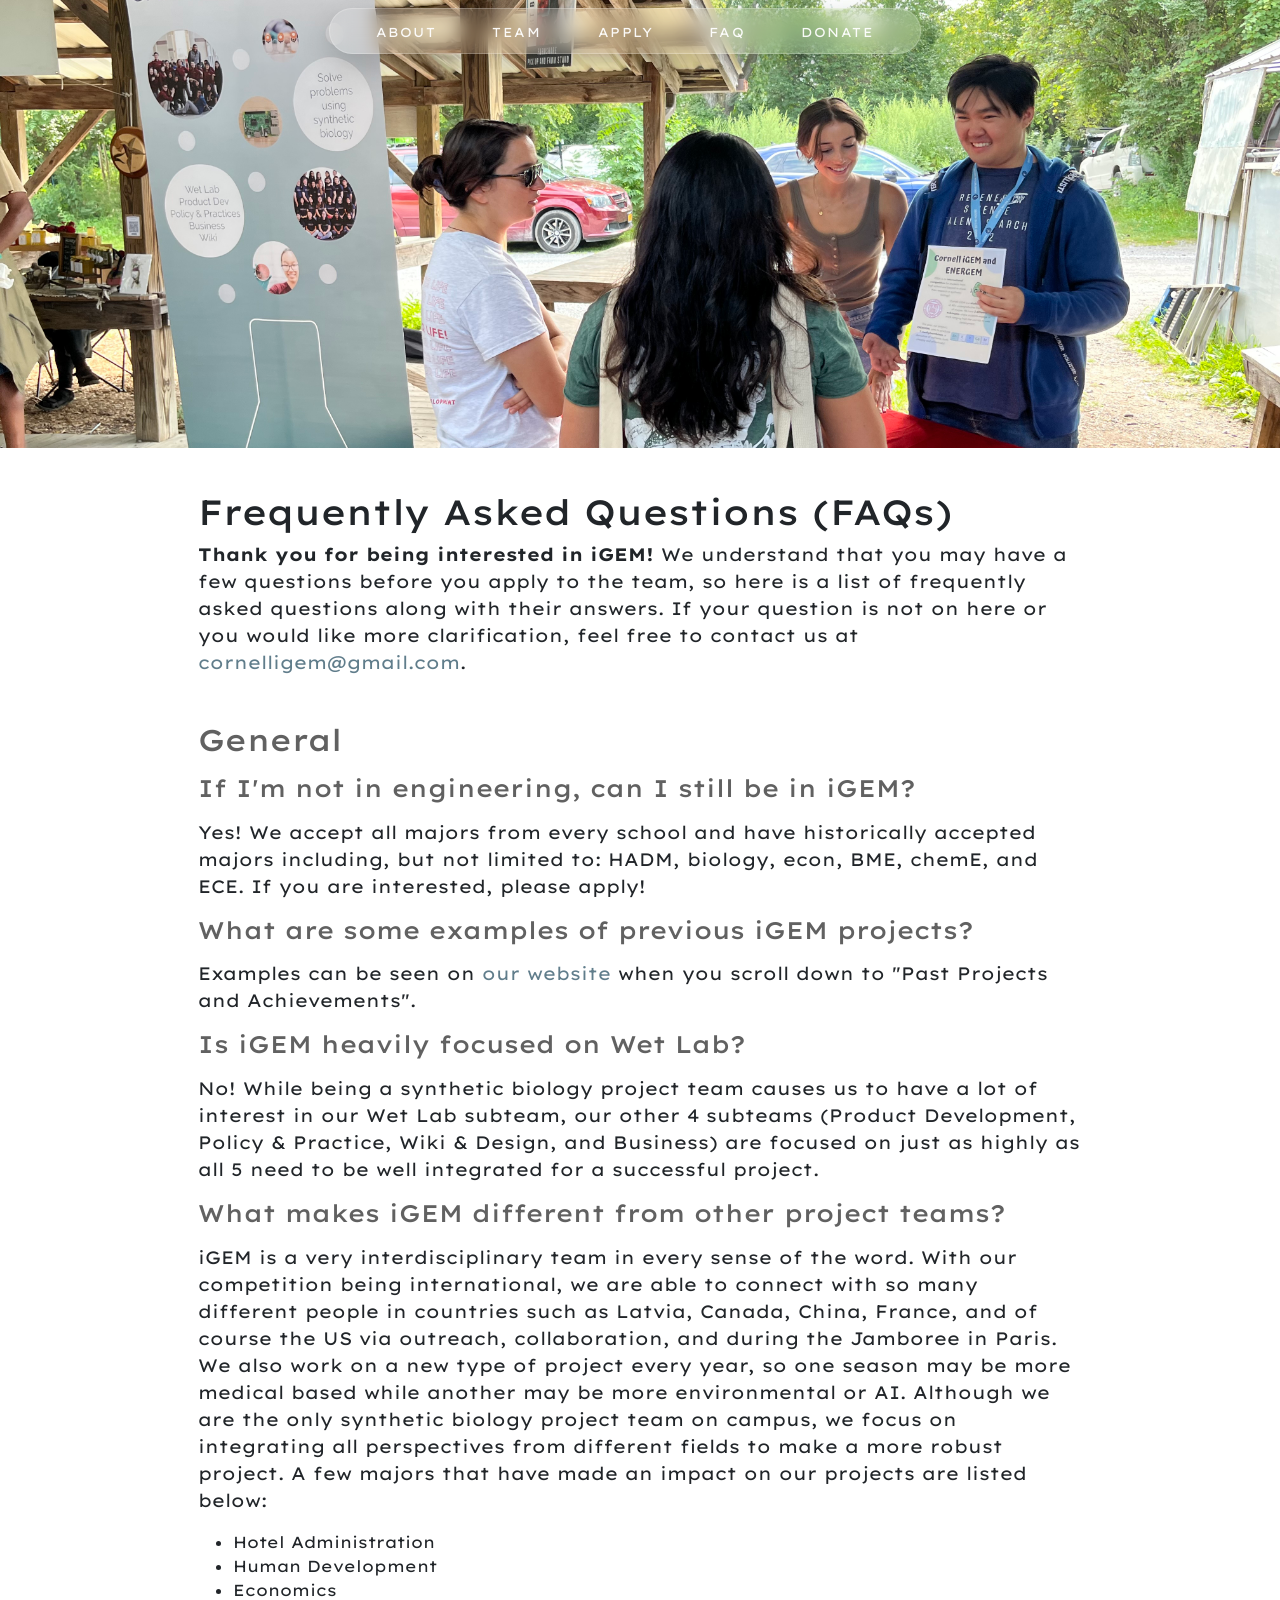
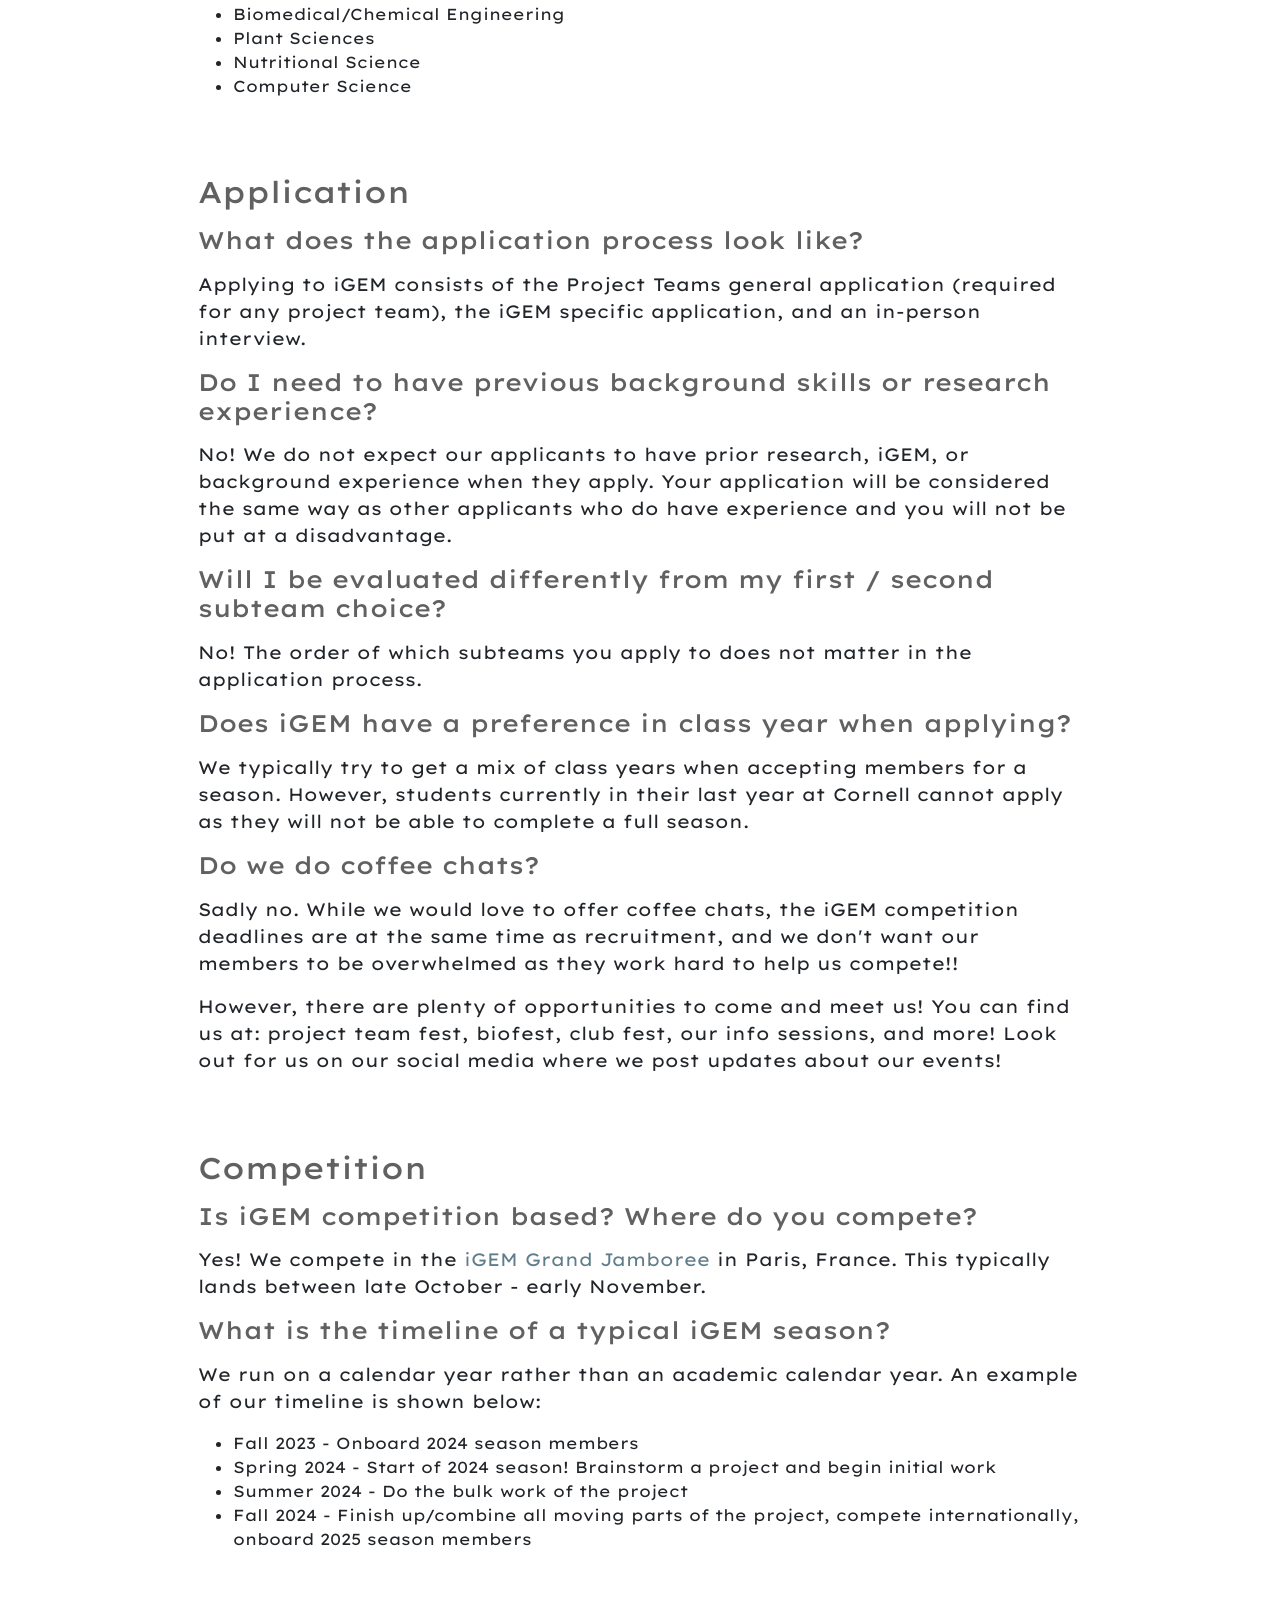
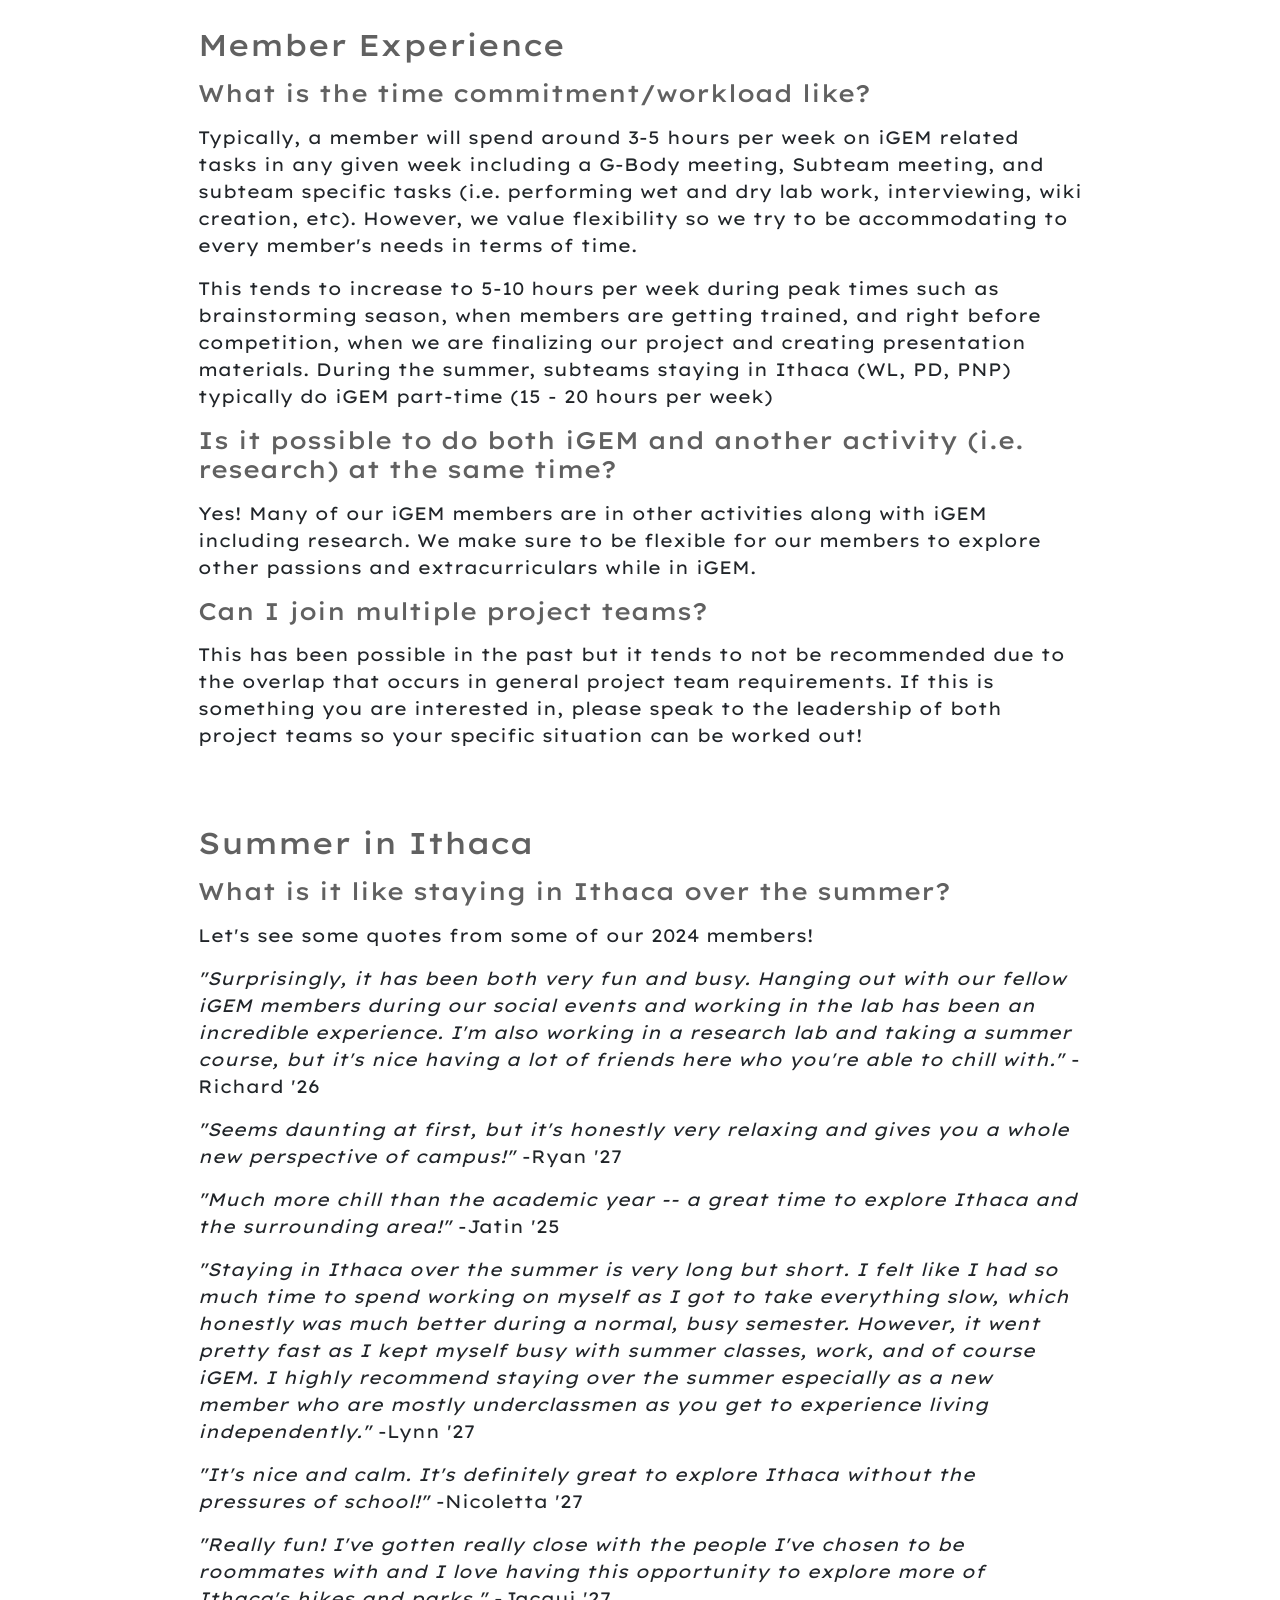
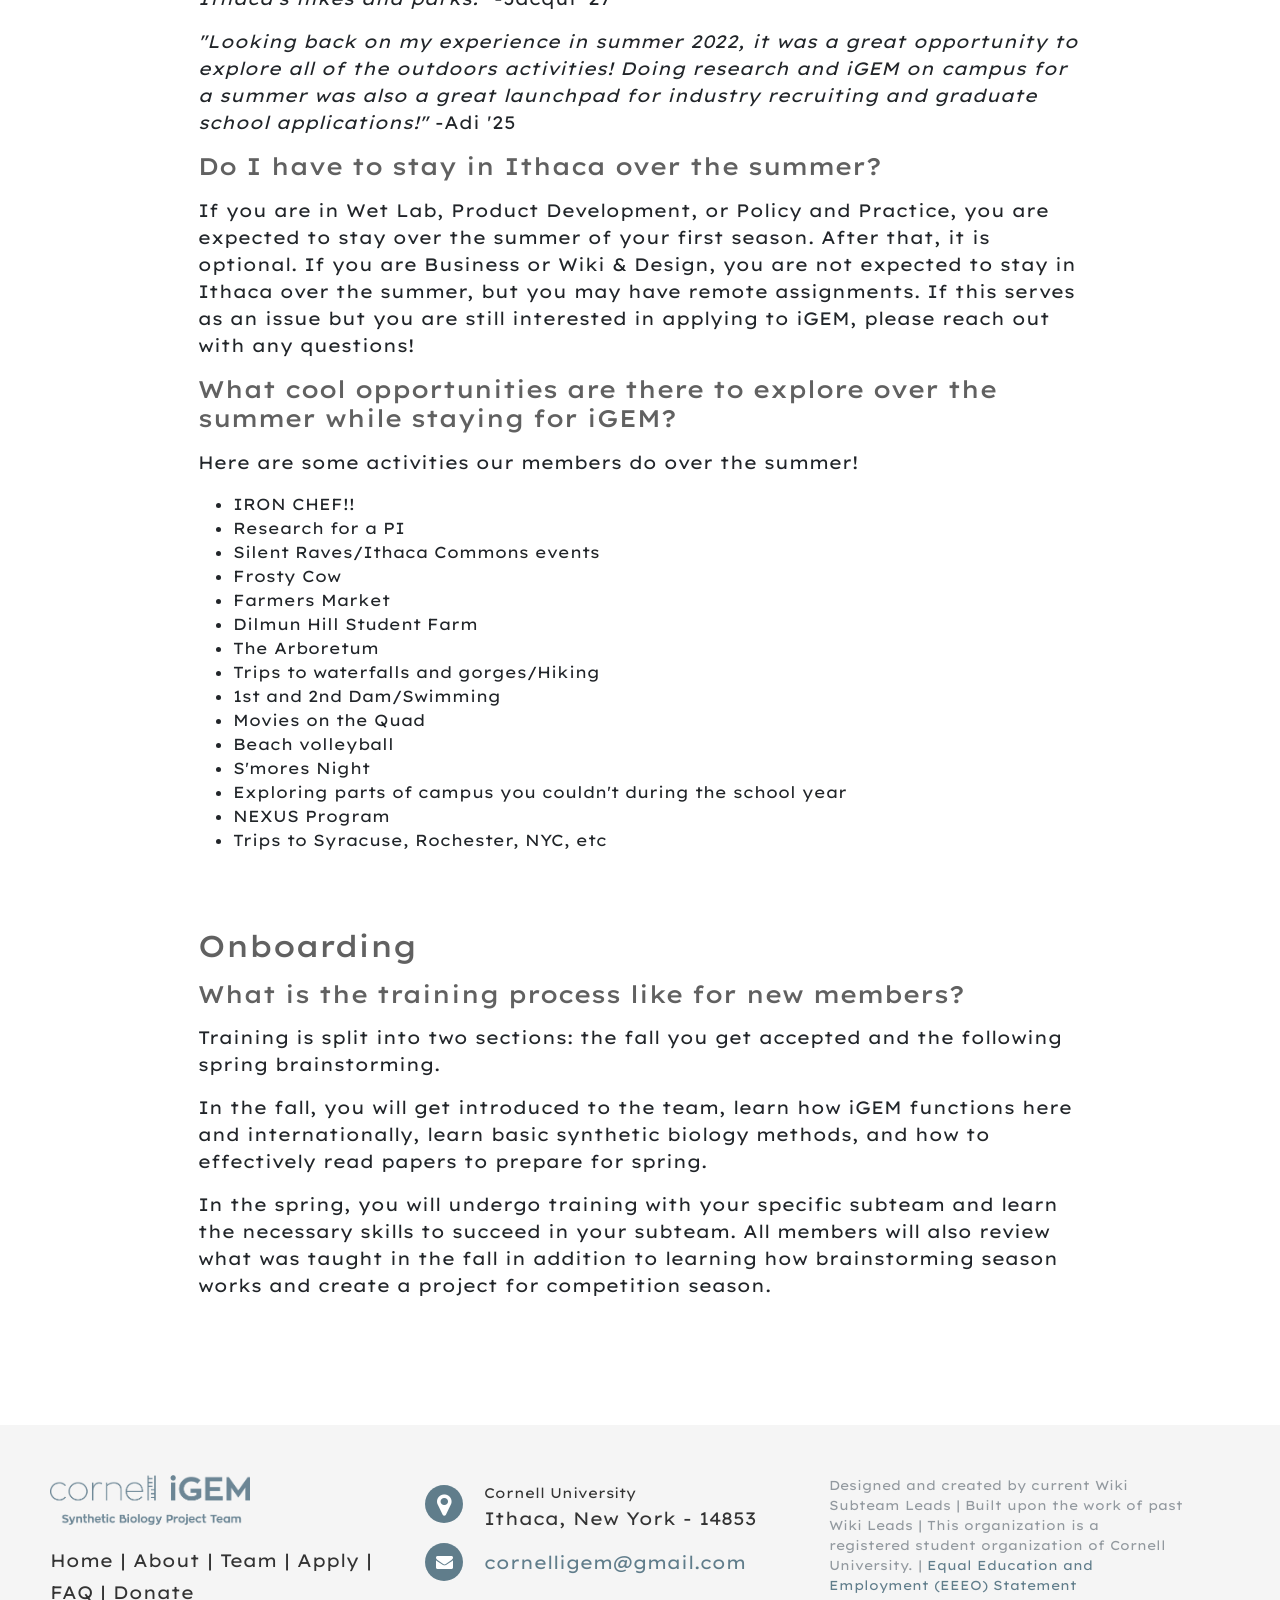
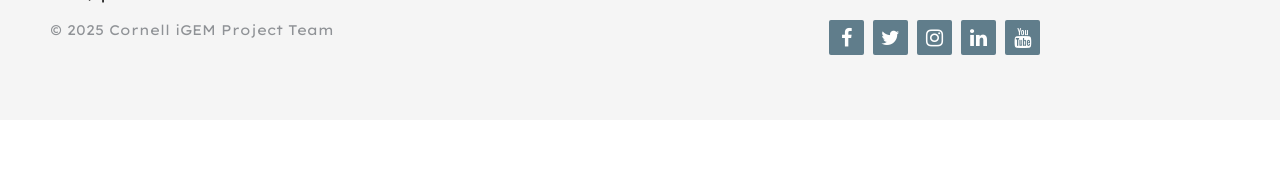
<file: faq.html>
<!--this page was made from a copy of the apply page!-->

<!DOCTYPE html>
<html lang=en>

<head>
    <meta charset="UTF-8">
    <meta http-equiv="X-UA-Compatible" content="IE=edge">
    <meta name="viewport" content="width=device-width, initial-scale=1.0">

    <link rel="apple-touch-icon" sizes="180x180" href="images/logo/apple-touch-icon.png">
    <link rel="icon" type="image/png" href="images/logo/favicon-32x32.png" sizes="32x32">
    <link rel="icon" type="image/png" href="images/logo/favicon-16x16.png" sizes="16x16">
    <link rel="manifest" href="images/logo/manifest.json">
    <link rel="mask-icon" href="images/logo/safari-pinned-tab.svg" color="#607d8b">
    <meta name="theme-color" content="#ffffff">

    <script src="https://stackpath.bootstrapcdn.com/bootstrap/4.5.2/js/bootstrap.min.js"
        integrity="sha384-B4gt1jrGC7Jh4AgTPSdUtOBvfO8shuf57BaghqFfPlYxofvL8/KUEfYiJOMMV+rV"
        crossorigin="anonymous"></script>
    <script src="https://code.jquery.com/jquery-3.5.1.slim.min.js"
        integrity="sha384-DfXdz2htPH0lsSSs5nCTpuj/zy4C+OGpamoFVy38MVBnE+IbbVYUew+OrCXaRkfj"
        crossorigin="anonymous"></script>
    <script src="https://cdn.jsdelivr.net/npm/popper.js@1.16.1/dist/umd/popper.min.js"
        integrity="sha384-9/reFTGAW83EW2RDu2S0VKaIzap3H66lZH81PoYlFhbGU+6BZp6G7niu735Sk7lN"
        crossorigin="anonymous"></script>

    <link rel="stylesheet" href="https://stackpath.bootstrapcdn.com/bootstrap/4.5.2/css/bootstrap.min.css"
        integrity="sha384-JcKb8q3iqJ61gNV9KGb8thSsNjpSL0n8PARn9HuZOnIxN0hoP+VmmDGMN5t9UJ0Z" crossorigin="anonymous">
    <link rel="stylesheet" type="text/css" href="css/styles.css">


    <!--For accordion styling-->
    <link href="http://www.cssscript.com/wp-includes/css/sticky.css" rel="stylesheet" type="text/css">

    <title>iGEM at Cornell | FAQ</title>
</head>

<body>
    <!--/************************* NAVIGATION BAR ************************************/ -->

    <link rel="stylesheet" href="https://cdnjs.cloudflare.com/ajax/libs/font-awesome/4.7.0/css/font-awesome.min.css">

    <nav class="navbar fixed-top">
        <span class="navbar-toggle" id="js-navbar-toggle">
            <i class="fa fa-bars"></i>
        </span>
        <a href="index.html" class="logo"><img src="images/logo/logo_new.png" width="200" alt="logo"></a>
        <ul class="main-nav" id="js-menu">
            <li>
                <a href="about.html" class="nav-links">About</a>
            </li>
            <li>
                <a href="team.html" class="nav-links">Team</a>
            </li>
            <li>
                <a href="apply.html" class="nav-links">Apply</a>
            </li>
            <li>
                <a href="faq.html" class="nav-links activenav">FAQ</a>
            </li>
            <li>
                <a href="donate.html" class="nav-links">Donate</a>
            </li>
        </ul>
    </nav>

    <!--Banner-->


    <div class="home-banner-container">
        <div class="home-slides">
            <img src="images/banners/faq.jpg" style="width:100%" alt="FAQ">
        </div>
    </div>
    <br>

    <!-- FAQs -->
<br>
    <div class="container faqHeader">
        <h1>Frequently Asked Questions (FAQs)</h1>
        <p><b>Thank you for being interested in iGEM!</b> We understand that you may have a few questions before you apply to the team, so here is a list of frequently asked questions along with their answers. If your question is not on here or you would like more clarification, feel free to contact us at <a
            href="mailto:cornelligem@gmail.com">cornelligem@gmail.com</a>.</p>
    </div>

    <div class="container faqText">
            <h2>General</h2>
            <p><h4>If I'm not in engineering, can I still be in iGEM?</h4></p>
            <p>Yes! We accept all majors from every school and have historically accepted majors including, 
                but not limited to: HADM, biology, econ, BME, chemE, and ECE. If you are interested, please apply!</p>
            <p><h4>What are some examples of previous iGEM projects?</h4></p>
            <p>Examples can be seen on <a href="https://igem.engineering.cornell.edu/index.html">our website</a> when 
                you scroll down to "Past Projects and Achievements".</p>
            <p><h4>Is iGEM heavily focused on Wet Lab?</h4></p>
            <p>No! While being a synthetic biology project team causes us to have a lot of interest in our Wet Lab 
                subteam, our other 4 subteams (Product Development, Policy & Practice, Wiki & Design, and Business) 
                are focused on just as highly as all 5 need to be well integrated for a successful project. </p>
            <p><h4>What makes iGEM different from other project teams?</h4></p>
            <p>iGEM is a very interdisciplinary team in every sense of the word. With our competition being international,
                 we are able to connect with so many different people in countries such as Latvia, Canada, China, France,
                  and of course the US via outreach, collaboration, and during the Jamboree in Paris. We also work on a 
                  new type of project every year, so one season may be more medical based while another may be more 
                  environmental or AI. Although we are the only synthetic biology project team on campus, we focus on 
                  integrating all perspectives from different fields to make a more robust project. A few majors that 
                  have made an impact on our projects are listed below:
                <div class="example">
                    <ul>
                        <li>Hotel Administration</li>
                        <li>Human Development</li>
                        <li>Economics</li>
                        <li>Biomedical/Chemical Engineering</li>
                        <li>Plant Sciences</li>
                        <li>Nutritional Science</li>
                        <li>Computer Science</li>
                    </ul>
                </div>
            </p>
    </div>
    <div class="container faqText">
        <h2>Application</h2>
        <p><h4>What does the application process look like?</h4></p>
            <p>Applying to iGEM consists of the Project Teams general application (required for any project team), the 
                iGEM specific application, and an in-person interview.</p>
        <p><h4>Do I need to have previous background skills or research experience?</h4></p>
            <p>No! We do not expect our applicants to have prior research, iGEM, or background experience when they apply. 
                Your application will be considered the same way as other applicants who do have experience and you will 
                not be put at a disadvantage.</p>
        <p><h4>Will I be evaluated differently from my first / second subteam choice?</h4></p>
            <p>No! The order of which subteams you apply to does not matter in the application process.</p>
        <p><h4>Does iGEM have a preference in class year when applying?</h4></p>
            <p>We typically try to get a mix of class years when accepting members for a season. However, students currently 
                in their last year at Cornell cannot apply as they will not be able to complete a full season.</p>
        <p><h4>Do we do coffee chats?</h4></p>
            <p>Sadly no. While we would love to offer coffee chats, the iGEM competition deadlines are at the same time as 
                recruitment, and we don't want our members to be overwhelmed as they work hard to help us compete!!</p>
            <p>However, there are plenty of opportunities to come and meet us! You can find us at: project team fest, biofest, 
                club fest, our info sessions, and more! Look out for us on our social media where we post updates about our events!</p>
    </div>

    <div class="container faqText">
        <h2>Competition</h2>
        <p><h4>Is iGEM competition based? Where do you compete?</h4></p>
            <p>Yes! We compete in the <a href="https://jamboree.igem.org/">iGEM Grand Jamboree</a> in Paris, France. This typically 
                lands between late October - early November.
            </p>
        <p><h4>What is the timeline of a typical iGEM season?</h4></p>
            <p>We run on a calendar year rather than an academic calendar year. An example of our timeline is shown below:</p>
            <div class="example"><ul>
                <li>Fall 2023 - Onboard 2024 season members</li>
                <li>Spring 2024 - Start of 2024 season! Brainstorm a project and begin initial work</li>
                <li>Summer 2024 - Do the bulk work of the project</li>
                <li>Fall 2024 - Finish up/combine all moving parts of the project, compete internationally, onboard 2025 season members</li>
            </ul>
            </div>
    </div>

    <div class="container faqText">
        <h2>Member Experience</h2>
        <p><h4>What is the time commitment/workload like?</h4></p>
            <p>Typically, a member will spend around 3-5 hours per week on iGEM related tasks in any given week including a 
                G-Body meeting, Subteam meeting, and subteam specific tasks (i.e. performing wet and dry lab work, interviewing, wiki 
                creation, etc). However, we value flexibility so we try to be accommodating to every member's needs in terms of time.</p>
            <p>This tends to increase to 5-10 hours per week during peak times such as brainstorming season, when members are getting 
                trained, and right before competition, when we are finalizing our project and creating presentation materials. During the 
                summer, subteams staying in Ithaca (WL, PD, PNP) typically do iGEM part-time (15 - 20 hours per week)</p>
        <p><h4>Is it possible to do both iGEM and another activity (i.e. research) at the same time?</h4></p>
            <p>Yes! Many of our iGEM members are in other activities along with iGEM including research. We make sure to be flexible for 
                our members to explore other passions and extracurriculars while in iGEM.</p>
        <p><h4>Can I join multiple project teams?</h4></p>
            <p>This has been possible in the past but it tends to not be recommended due to the overlap that occurs in general project 
                team requirements. If this is something you are interested in, please speak to the leadership of both project teams so 
                your specific situation can be worked out!</p>

    </div>

    <div class="container faqText">
        <h2>Summer in Ithaca</h2>
        <p><h4>What is it like staying in Ithaca over the summer?</h4></p>
        <p>Let's see some quotes from some of our 2024 members!</p>
        <p><i>"Surprisingly, it has been both very fun and busy. Hanging out with our fellow iGEM members during our social events and working 
            in the lab has been an incredible experience. I'm also working in a research lab and taking a summer course, but it's nice
             having a lot of friends here who you're able to chill with."</i> -Richard '26</p>
        <p><i>"Seems daunting at first, but it's honestly very relaxing and gives you a whole new perspective of campus!"</i> -Ryan '27</p>
        <p><i>"Much more chill than the academic year -- a great time to explore Ithaca and the surrounding area!"</i> -Jatin '25</p>
        <p><i>"Staying in Ithaca over the summer is very long but short. I felt like I had so much time to spend working on myself as I got 
            to take everything slow, which honestly was much better during a normal, busy semester. However, it went pretty fast as I kept 
            myself busy with summer classes, work, and of course iGEM. I highly recommend staying over the summer especially as a new member 
            who are mostly underclassmen as you get to experience living independently."</i> -Lynn '27</p>
        <p><i>"It's nice and calm. It's definitely great to explore Ithaca without the pressures of school!"</i> -Nicoletta '27</p>
        <p><i>"Really fun! I've gotten really close with the people I've chosen to be roommates with and I love having this opportunity to 
            explore more of Ithaca's hikes and parks."</i> -Jacqui '27</p>
        <p><i>"Looking back on my experience in summer 2022, it was a great opportunity to explore all of the outdoors activities! Doing 
            research and iGEM on campus for a summer was also a great launchpad for industry recruiting and graduate school applications!"</i> 
            -Adi '25</p>
        <p><h4>Do I have to stay in Ithaca over the summer?</h4></p>
        <p>If you are in Wet Lab, Product Development, or Policy and Practice, you are expected to stay over the summer of your first season. 
            After that, it is optional. If you are Business or Wiki & Design, you are not expected to stay in Ithaca over the summer, but you 
            may have remote assignments. If this serves as an issue but you are still interested in applying to iGEM, please reach out with 
            any questions!</p>
        <p><h4>What cool opportunities are there to explore over the summer while staying for iGEM?</h4></p>
        <p>Here are some activities our members do over the summer!</p>
        <div class="example">
        <ul>
            <li>IRON CHEF!!</li>
            <li>Research for a PI</li>
            <li>Silent Raves/Ithaca Commons events </li>
            <li>Frosty Cow</li>
            <li>Farmers Market</li>
            <li>Dilmun Hill Student Farm</li>
            <li>The Arboretum</li>
            <li>Trips to waterfalls and gorges/Hiking</li>
            <li>1st and 2nd Dam/Swimming</li>
            <li>Movies on the Quad</li>
            <li>Beach volleyball</li>
            <li>S'mores Night</li>
            <li>Exploring parts of campus you couldn't during the school year</li>
            <li>NEXUS Program</li>
            <li>Trips to Syracuse, Rochester, NYC, etc</li>
        </ul>
        </div>
    </div>

    <div class="container faqText">
        <h2>Onboarding</h2>
        <p><h4>What is the training process like for new members?</h4></p>
            <p>Training is split into two sections: the fall you get accepted and the following spring brainstorming.</p>
            <p>In the fall, you will get introduced to the team, learn how iGEM functions here and internationally, learn basic synthetic 
                biology methods, and how to effectively read papers to prepare for spring.</p>
            <p>In the spring, you will undergo training with your specific subteam and learn the necessary skills to succeed in your 
                subteam. All members will also review what was taught in the fall in addition to learning how brainstorming season works 
                and create a project for competition season.</p>
    </div>
      
    <script>
        function selectSubteam(teamName, element) {
            document.getElementsByClassName("general")[0].classList.add("hide");
            document.getElementsByClassName("wetLabTeam")[0].classList.add("hide");
            document.getElementsByClassName("productTeam")[0].classList.add("hide");
            document.getElementsByClassName("policyTeam")[0].classList.add("hide");
            document.getElementsByClassName("businessTeam")[0].classList.add("hide");
            document.getElementsByClassName("wikiTeam")[0].classList.add("hide");
            document.getElementsByClassName(teamName)[0].classList.remove("hide");

            var navItems = document.getElementById("applyNav").getElementsByTagName("li");
            for (var i = 0; i < navItems.length; i++) {
                navItems[i].classList.remove("active");
            }
            element.classList.add("active");
        }
    </script> 





    <!--/************************* FOOTER ************************************/ -->

    <footer class="footer-distributed">

        <div class="footer-left">
            <img src="images/logo/logo_new.png" width="200" alt="logo">

            <p class="footer-links">
                <a href="index.html">Home</a> |
                <a href="about.html">About</a> |
                <a href="team.html">Team</a> |
                <a href="apply.html">Apply</a> |
                <a href="faq.html">FAQ</a> |
                <a href="donate.html">Donate</a>
            </p>

            <p class="footer-company-name">&copy; 2025 Cornell iGEM Project Team</p>
        </div>

        <div class="footer-center">
            <div>
                <i class="fa fa-map-marker"></i>
                <p><span>Cornell University
                    </span> Ithaca, New York - 14853</p>
            </div>

            <div>
                <i class="fa fa-envelope"></i>
                <p><a href="mailto:cornelligem@gmail.com">cornelligem@gmail.com</a></p>
            </div>
        </div>
        <div class="footer-right">

            <p class="footer-company-about">
                Designed and created by current Wiki Subteam Leads | Built upon the work of past Wiki Leads | This organization is a registered student organization of Cornell University. | <a href="https://hr.cornell.edu/about/workplace-rights/equal-education-and-employment">Equal Education and Employment (EEEO) Statement</a>
                <!--Designed by Karen Zhan and Anish Navada | Built upon the work of Tennyson Bardwell, Rishabh
                Singh, Amanda Ong -->
            </p>
            <div class="footer-icons">
                <a href="https://facebook.com/cornelligem"><i class="fa fa-facebook"></i></a>
                <a href="https://twitter.com/cugem"><i class="fa fa-twitter"></i></a>
                <a href="https://www.instagram.com/cugem/"><i class="fa fa-instagram"></i></a>
                <a href="https://www.linkedin.com/company/cornell-igem"><i class="fa fa-linkedin"></i></a>
                <a href="https://www.youtube.com/user/CornelliGEM/"><i class="fa fa-youtube"></i></a>
            </div>
        </div>
    </footer>








    <script src="https://ajax.googleapis.com/ajax/libs/jquery/1.12.0/jquery.min.js"></script>
    <script src="https://maxcdn.bootstrapcdn.com/bootstrap/3.3.5/js/bootstrap.min.js"></script>
    <script src="js/script.js"></script>
    <script src="http://www.youtube.com/iframe_api"></script>
</body>

</html>
</file>
<file: css/about.css>
@import url('https://fonts.googleapis.com/css2?family=Lexend+Exa:wght@100..900&display=swap');

body {
    background-color: #313e77;
}

h1 {
    font-family: "Lexend Exa", sans-serif;
    font-weight: normal;
    font-size: 100px;
    color: #ffffff;
    text-align: center;
}

h3 {
    font-family: "Lexend Exa", sans-serif;
    font-weight: normal;
    font-size: 50px;
    color: #ffffff;
    text-align: center;
}

p {
    font-family: "Lexend Exa", sans-serif;
    font-size: 18px;
    color: #ffffff;
}

/* Nav Bar Styling */

.navbar {
    background: transparent;
    box-shadow: none;
    z-index: 3000;
}

.navbar {
    justify-content: center;
    height: 60px;
    display: flex;
    padding: .5rem 1rem;
    flex-wrap: wrap;
}

.logo {
    display: none;
}

.fixed-top {
    position: fixed;
    top: 0;
    right: 0;
    left: 0;
}

.navbar-toggle {
    display: none;
}

.main-nav {
    display: flex;
    border-top: none;
    width: auto;
    padding: 10px 18px;
    border-radius: 999px;
    background: rgba(255, 255, 255, 0.12);
    backdrop-filter: blur(10px);
    -webkit-backdrop-filter: blur(10px);
    border: 1px solid rgba(255, 255, 255, 0.22);
    box-shadow: 0 12px 30px rgba(0, 0, 0, 0.20);
    margin-top: 0;
    list-style-type: none;
    text-align: center;
    box-sizing: border-box;
    margin-right: 30px;
    flex-direction: row;
    justify-content: flex-end;
}

@media screen and (min-width: 768px) {
    body.home .navbar.fixed-top {
        padding-top: 14px;
        height: 60px;
    }
}

.nav-links {
    margin-left: 28px;
    margin-right: 28px;
    letter-spacing: 0.12em;
    text-transform: uppercase;
    font-size: 13px;
    opacity: 0.95;
    color: #ffffff;
    text-decoration: none;
    font-family: "Lexend Exa", sans-serif;
}

.main-nav li {
    margin-top: 0;
}

/* other stuff */

#spacer {
    height: 80px;
}

.flip-card {
  background-color: transparent;
  width: 300px;
  height: 300px;
  perspective: 1000px;
}

.flip-card-inner {
  position: relative;
  width: 100%;
  height: 100%;
  text-align: center;
  display: flex;           
  align-items: center;     
  justify-content: center;
  transition: transform 0.6s;
  transform-style: preserve-3d;
}

.flip-card:hover .flip-card-inner {
  transform: rotateY(180deg);
}

.flip-card-front, .flip-card-back {
  position: absolute;
  width: 100%;
  height: 100%;
  -webkit-backface-visibility: hidden;
  backface-visibility: hidden; 
  text-align: center;
  padding: 20px;
  box-sizing: border-box;
}

.flip-card-front {
  background-color: #bbb;
  color: black;
}

.flip-card-back {
  background-color: #2980b9;
  color: white;
  transform: rotateY(180deg);
}

.vertical{
    writing-mode: tb-rl;
    text-orientation: upright;
}

#main_container {
    display: grid;
    grid-template-columns: 1fr; 
    grid-template-rows: 1fr;   
}

#bottom {
    display: flex;
    justify-content: space-between;
    align-items: center;
    overflow: hidden;
    height: 600px;
    grid-area: 1 / 1; 
}

#top {
    position: relative;
    height: 600px;
    grid-area: 1 / 1; 
}

#big {
    position: absolute;
    top: 0;
    left: 300px;
}

#little {
    position: absolute; 
    bottom: 0;
    right: 100px;
}

#helix {
    transform: rotate(-40deg);
    width: auto;
    height: 600px;
    margin: 0px;
    padding: 0px;
}

#div1 {
    display: flex;
    justify-content: center;
}

#div2 {
    display: flex;
    text-align: center;
    margin: 30px;
    font-size: 50px;
}

#container1 {
    display: flex;
    align-items: center;
    justify-content: space-around;
}

.circle {
    width: 200px;
    height: 200px;
    border-radius: 50%;
    background: linear-gradient(#0c0f1c, #445497);
    display: flex;
    text-align: center;
    align-items: center;
    justify-content: center;
}

.circle2 {
     width: 300px;
    height: 300px;
    border-radius: 50%;
    background: linear-gradient(#0c0f1c, #445497);
    display: flex;
    text-align: center;
    align-items: center;
    justify-content: center;
}

#container2 {
    display: flex;
    justify-content: space-around;
    align-items: space-between;
}

.b1 {
    font-family: "Lexend Exa", sans-serif;
    color: #ffffff;
    background: rgba(255, 255, 255, 0.12);
    backdrop-filter: blur(10px);
    width: 150px;
    height: 75px;
    border-radius: 30px;
    display: flex;
    justify-content: center;
    align-items: center;
    text-align: center;
    border: 2px, solid, #ffffff1A;
}

.b1.active {
    font-family: "Lexend Exa", sans-serif;
    color: #ffffff;
    background: rgba(255, 255, 255, 0.35); 
    width: 150px;
    height: 75px;
    border-radius: 30px;
    display: flex;
    justify-content: center;
    align-items: center;
    text-align: center;
    border: 2px, solid, #ffffff1A;
}

.middle {
    background: linear-gradient(#4A5AA1 15%, #547284 100%);
    width: 24%;
    
}

.mt {
    text-align: center;
}

#container4 {
    display: flex;
    justify-content: space-around;
    align-items: center;
}

#container3 {
    display: grid;
    grid-template-columns: 1fr;
    grid-template-rows: 1fr;
}

#wl{
    display: flex;
    justify-content: center;
    align-items: center;
}

#pd {
    display: flex;
    justify-content: center;
    align-items: center;
}

.subteam {
    font-family: "Lexend Exa", sans-serif;
    color: #ffffff;
    background-color: #ffffff1A;
    height: 400px;
    width: 90%;
    border-radius: 40px;
    border: 2px, outset, #ffffff1A;
    padding: 20px;
    grid-column: 1;
    grid-row: 1;
    background: white;
    opacity: 0;
    pointer-events: none;
}

.subteam.active {
    font-family: "Lexend Exa", sans-serif;
    color: #ffffff;
    background-color: #ffffff1A;
    height: 400px;
    width: 90%;
    margin: auto;
    border-radius: 40px;
    border: 2px, outset, #ffffff1A;
    padding: 20px;
    opacity: 1;
    pointer-events: auto;
    z-index: 1;
}

.st {
    font-family: "Lexend Exa", sans-serif;
    margin: 20px;
}

.simg {
    width: auto;
    height: 300px;
}

* {
  box-sizing: border-box;
}

.timeline-wrapper {
  position: relative;
  width: 100%;
  /* Smoothly dissolves content at the top 15% and bottom 15% of the viewport */
  -webkit-mask-image: linear-gradient(
    to bottom,
    transparent 0%,
    black 15%,
    black 85%,
    transparent 100%
  );
  mask-image: linear-gradient(
    to bottom,
    transparent 0%,
    black 15%,
    black 85%,
    transparent 100%
  );
}

/* Timeline code */

/* 2. Timeline Main Layout Container */
.timeline-container {
  position: relative;
  max-width: 1200px;
  margin: 0 auto;
  padding: 30vh 0; /* Generous padding so top/bottom elements can reach the active middle zone */
}

/* The background line (grey) */
.timeline-line {
  position: absolute;
  width: 4px;
  background-color: #333;
  top: 0;
  bottom: 0;
  left: 50%;
  transform: translateX(-50%);
  z-index: 1;
}

/* The colored progress line that grows on scroll */
.timeline-progress {
  position: absolute;
  width: 100%;
  height: 0%; 
  top: 0;
  left: 0;
  transition: height 0.1s ease-out;

  background: linear-gradient(to bottom,#0077b6,#e6eaf0,#00b4d8 );
  
  /* 2. FORCE the gradient background to always match the full height of the timeline container */
  background-attachment: local;
  background-size: 100% var(--timeline-total-height, 2000px); 
}

/* Individual timeline rows */
.timeline-item {
  padding: 40px 120px;
  position: relative;
  width: 50%;
  z-index: 2;
  
  /* Fade & Slide Initial State */
  opacity: 0;
  transform: translateY(40px);
  transition: all 0.6s ease-out;
}

/* When JavaScript marks the item as active in the viewport window */
.timeline-item.active {
  opacity: 1;
  transform: translateY(0);
}

/* Directional positioning */
.timeline-item.left {
  left: 0;
  text-align: right;
}

.timeline-item.right {
  left: 50%;
  text-align: left;
}

/* The content cards */
.timeline-content {
  padding: 24px;
  background: #1e1e1e;
  border-radius: 8px;
  box-shadow: 0 4px 15px rgba(0,0,0,0.5);
  display: inline-block;
  width: 400px;
  text-align: left; /* Keeps text readable inside left-aligned blocks */
}

.timeline-content h3 {
  margin-top: 0;
  color: #32ec8f;
}

/* The dots on the timeline center line */
.timeline-dot {
  position: absolute;
  width: 16px;
  height: 16px;
  background-color: #e6eaf0;
  border-radius: 50%;
  top: 50px; /* Aligns roughly with the upper section of the text block */
  z-index: 3;
  transition: transform 0.3s ease;
}

/* Pulse the dot slightly when active */
.timeline-item.active .timeline-dot {
  transform: scale(1.3);
  background-color: #e6eaf0;
}

.timeline-item.left .timeline-dot {
  right: -8px; 
}

.timeline-item.right .timeline-dot {
  left: -8px;
}

/* Responsive Design for Mobile Screens */
@media (max-width: 768px) {
  .timeline-line {
    left: 30px; 
  }
  
  .timeline-item {
    width: 100%; 
    padding-left: 60px;
    padding-right: 20px;
    text-align: left !important;
  }
  
  .timeline-item.left, .timeline-item.right {
    left: 0;
  }
  
  .timeline-dot {
    left: 22px !important; 
  }
}

.tc {
    text-align: center;
}

.tt {
    font-size: 40px;
}
</file>
<file: css/styles.css>
/*** General Styling ***/

@import url('https://fonts.googleapis.com/css2?family=Lexend+Exa:wght@100..900&display=swap');

* {
    box-sizing: border-box;
    margin: 0;
    padding: 0;
}

h1 {
    font-family: 'Lexend Exa';
    font-size: 35px;
}

h2,
h4,
h5 {
    font-family: 'Lexend Exa';
    color: #616161;
    font-size: 30px;
}

h3 {
    font-family: 'Lexend Exa';
    color: #ffffff;
    font-size: 36px;
}

h4 {
    font-family: 'Lexend Exa';
    color: #616161;
    font-size: 24px;
}

h6 {
    font-family: 'Lexend Exa';
    color: #ffffff;
    font-size: 36px;
}



body {
    font-family: 'Lexend Exa', sans-serif;
}

p {
    font-family: 'Lexend Exa';
    font-size: 18px;
}

a {
    color: #607D8B;
}




/*** Navbar Styling ***/

.navbar {
    background: transparent;
    box-shadow: none;
    z-index: 3000;
}

.navbar {
    justify-content: center;
    height: 60px;
    display: flex;
    padding: .5rem 1rem;
    flex-wrap: wrap;
}

.logo {
    display: none;
}

.fixed-top {
    position: fixed;
    top: 0;
    right: 0;
    left: 0;
}

.navbar-toggle {
    display: none;
}

.main-nav {
    display: flex;
    border-top: none;
    width: auto;
    padding: 10px 18px;
    border-radius: 999px;
    background: rgba(255, 255, 255, 0.12);
    backdrop-filter: blur(10px);
    -webkit-backdrop-filter: blur(10px);
    border: 1px solid rgba(255, 255, 255, 0.22);
    box-shadow: 0 12px 30px rgba(0, 0, 0, 0.20);
    margin-top: 0;
    list-style-type: none;
    text-align: center;
    box-sizing: border-box;
    margin-right: 30px;
    flex-direction: row;
    justify-content: flex-end;
}

@media screen and (min-width: 768px) {
    body.home .navbar.fixed-top {
        padding-top: 14px;
        height: 60px;
    }
}

.nav-links {
    margin-left: 28px;
    margin-right: 28px;
    letter-spacing: 0.12em;
    text-transform: uppercase;
    font-size: 13px;
    opacity: 0.95;
    color: #ffffff;
    text-decoration: none;
    font-family: "Lexend Exa", sans-serif;
}

.main-nav li {
    margin-top: 0;
}

/* =========================================================
   Homepage redesign (scoped to body.home only)
   - Continuous background that spans multiple screens so
     cropped parts "flow" into the next screen on scroll.
   ========================================================= */

body.home {
    background: #2c3b7f;
    color: #ffffff;
    scroll-snap-type: none;
    position: relative;
    /* HERO background tuning knobs (edit these to move/scale) */
    --hero-dna-size: contain; /* prevents cropping */
    --hero-dna-x: 50%;
    --hero-dna-y: 0px;
    --welcome-dna-x: 50%;
    --welcome-dna-y: 0px;
    --current-dna-x: 50%;
    --current-dna-y: 0px;
    --more-dna-x: 50%;
    --more-dna-y: 0px;

    /* =====================================================
       Ratio-based text knobs.
       Use vw/vh so text moves and scales with the background art.
       ===================================================== */
    /* HERO words ("CORNELL iGEM") */
    --hero-brand-shift-x: 0vw;
    --hero-brand-shift-y: 0vh;

    /* TAGLINE words ("Welcome to Cornell's...") */
    --tagline-shift-x: 0vw;
    --tagline-shift-y: 0vh;

    /* (removed) ellipse / circle / curve knobs */
}

body.home a {
    color: #ffffff;
}

/* Home sections (use normal page scrolling) */
body.home .home-scroll {
    position: relative;
    z-index: 1;
}

body.home .home-screen {
    scroll-snap-align: none;
    min-height: 100vh;
    position: relative;
    overflow: hidden; /* prevents visible seams while scrolling */
}

/* Past projects can progressively enhance from the old accordion into a carousel. */
body.home .pastProjects {
    display: block;
    padding: clamp(56px, 8vh, 96px) 0;
    color: #ffffff;
    overflow: hidden;
    position: relative;
    z-index: 2;
    background: #2c3b7f;
    scroll-snap-align: none;
}

/* Projects carousel (homepage) */
body.home .home-projects {
    display: none;
    align-items: center;
    justify-content: center;
    padding: clamp(70px, 10vh, 120px) 0;
}

body.home .projects-carousel {
    width: min(1100px, 94vw);
    position: relative;
    z-index: 1;
}

body.home .projects-track {
    display: flex;
    transition: transform 380ms ease;
    will-change: transform;
}

body.home .project-slide {
    min-width: 100%;
    display: grid;
    grid-template-columns: 1.1fr 0.9fr;
    gap: clamp(18px, 4vw, 44px);
    align-items: center;
    padding: clamp(20px, 3.6vw, 46px);
    border-radius: 26px;
    background: #0f1020; /* non-transparent base */
    border: none;
    box-shadow: 0 24px 60px rgba(0,0,0,0.25);
}

/* Per-project card colors (non-transparent, matches mock screens) */
body.home .project-slide--prosper {
    background: linear-gradient(135deg, #200814 0%, #5a1230 55%, #7c1a3c 100%);
}

body.home .project-slide--oncurex {
    background: linear-gradient(180deg, #0bb8d0 0%, #2e71a7 55%, #4f5f86 100%);
}

body.home .project-slide--energem {
    background: linear-gradient(180deg, #2f3561 0%, #1b1f3d 55%, #101225 100%);
}

body.home .project-slide--micromurals {
    background: linear-gradient(180deg, #c9b487 0%, #8d826c 55%, #5c5750 100%);
}

body.home .project-slide--collatrix {
    background: linear-gradient(180deg, #1a3f7a 0%, #2b4a74 55%, #4b5669 100%);
}

body.home .project-logo {
    display: block;
    max-width: min(520px, 80vw);
    height: auto;
}

body.home .project-desc-img {
    display: block;
    max-width: min(520px, 86vw);
    height: auto;
    margin-top: 14px;
    opacity: 0.95;
}

body.home .project-desc {
    margin: 14px 0 0;
    max-width: 52ch;
    font-size: clamp(14px, 1.8vw, 18px);
    line-height: 1.5;
    opacity: 0.9;
}

body.home .project-cta {
    display: inline-flex;
    align-items: center;
    justify-content: center;
    margin-top: 18px;
    padding: 10px 18px;
    border-radius: 999px;
    background: rgba(255,255,255,0.14);
    border: 1px solid rgba(255,255,255,0.22);
    color: #fff;
    text-decoration: none;
    width: fit-content;
}

body.home .project-cta:hover {
    background: rgba(255,255,255,0.18);
    text-decoration: none;
    color: #fff;
}

body.home .project-frame {
    width: min(360px, 70vw);
    aspect-ratio: 3 / 4;
    border-radius: 28px;
    border: 4px solid rgba(255,255,255,0.95);
    overflow: hidden;
    box-shadow: 0 20px 60px rgba(0,0,0,0.35);
    margin-left: auto;
}

body.home .project-frame-img {
    width: 100%;
    height: 100%;
    object-fit: cover;
    opacity: 0.9;
    filter: saturate(1.05) contrast(1.02);
}

body.home .projects-nav {
    position: absolute;
    top: 50%;
    transform: translateY(-50%);
    width: 44px;
    height: 44px;
    border-radius: 999px;
    border: 1px solid rgba(255,255,255,0.22);
    background: rgba(0,0,0,0.25);
    color: #fff;
    font-size: 26px;
    line-height: 1;
    display: grid;
    place-items: center;
}

body.home .projects-nav--prev { left: 10px; }
body.home .projects-nav--next { right: 10px; }

body.home .projects-dots {
    display: flex;
    justify-content: center;
    gap: 14px;
    margin-top: 18px;
}

body.home .projects-dot {
    width: 10px;
    height: 10px;
    border-radius: 999px;
    border: none;
    background: rgba(255,255,255,0.28);
}

body.home .projects-dot.is-active {
    background: rgba(255,255,255,0.92);
}

@media screen and (max-width: 860px) {
    body.home .project-slide {
        grid-template-columns: 1fr;
    }

    body.home .project-frame {
        margin-left: 0;
    }
}

/* Donate (homepage): sits after carousel + sponsors, matches navy background */
body.home .home-donate.home-screen {
    min-height: auto;
    display: flex;
    align-items: center;
    justify-content: center;
    padding: clamp(56px, 9vh, 110px) 0 clamp(44px, 7vh, 90px);
    scroll-snap-align: none;
}

body.home .home-donate .donate {
    width: min(1040px, 94vw);
    margin: 0 auto;
    background: transparent;
    border-radius: 0;
}

body.home .home-donate .donate-inner {
    display: grid;
    grid-template-columns: auto 1fr;
    gap: clamp(22px, 5vw, 56px);
    align-items: center;
    padding: clamp(26px, 4vw, 44px);
    border-radius: 26px;
    background: rgba(12, 16, 40, 0.55);
    border: 1px solid rgba(255, 255, 255, 0.16);
    box-shadow: 0 26px 70px rgba(0, 0, 0, 0.35);
}

body.home .home-donate .donate-brand {
    display: grid;
    place-items: center;
}

body.home .home-donate .donate-crest {
    width: clamp(132px, 18vw, 180px);
    height: auto;
    filter:
        brightness(0)
        saturate(100%)
        invert(93%)
        sepia(13%)
        saturate(746%)
        hue-rotate(190deg)
        brightness(109%)
        contrast(107%);
}

body.home .home-donate .donate-copy {
    min-width: 0;
}

body.home .home-donate .donateHeader {
    padding: 0 0 8px;
    margin: 0;
    font-weight: 700;
    letter-spacing: 0.12em;
    text-transform: uppercase;
    color: rgba(255, 255, 255, 0.96);
}

body.home .home-donate .donateText {
    padding: 0 0 18px;
    margin: 0;
    max-width: 62ch;
    line-height: 1.55;
    color: rgba(255, 255, 255, 0.88);
}

body.home .home-donate .buttonDiv {
    display: flex;
    justify-content: flex-start;
}

body.home .home-donate .btn-secondary.btn-lg {
    margin-left: 0;
    background: transparent;
    color: rgba(255, 255, 255, 0.98);
    border: 2px solid rgba(255, 255, 255, 0.55);
    box-shadow: 0 12px 34px rgba(0, 0, 0, 0.25);
}

body.home .home-donate .btn-secondary.btn-lg:hover,
body.home .home-donate .btn-secondary.btn-lg:focus {
    background: rgba(255, 255, 255, 0.14);
    color: #ffffff;
    border-color: rgba(255, 255, 255, 0.85);
}

@media screen and (max-width: 720px) {
    body.home .home-donate .donate-inner {
        grid-template-columns: 1fr;
        justify-items: center;
        text-align: center;
    }

    body.home .home-donate .buttonDiv {
        justify-content: center;
        width: 100%;
    }
}

/* Sponsors (homepage + donate/sponsors page): match navy theme */
:is(body.home, body.donate-theme) .sponsors {
    position: relative;
    z-index: 2;
    background: #2c3b7f;
    padding-top: clamp(40px, 7vh, 80px);
    padding-bottom: clamp(24px, 5vh, 60px);
    color: rgba(255, 255, 255, 0.95);
}

:is(body.home, body.donate-theme) .sponsors h1 {
    color: rgba(255, 255, 255, 0.96);
}

:is(body.home, body.donate-theme) .sponsors img {
    filter: brightness(0) invert(1);
    opacity: 0.95;
}

/* Footer (homepage + donate/sponsors page): navy background + light text/icons */
:is(body.home, body.donate-theme) footer.footer-distributed {
    margin-top: 0;
    padding-top: clamp(52px, 8vh, 86px);
    padding-bottom: clamp(46px, 7vh, 72px);
    background: transparent;
}

:is(body.home, body.donate-theme) .footer-distributed .footer-left img {
    filter:
        brightness(0)
        saturate(100%)
        invert(93%)
        sepia(13%)
        saturate(746%)
        hue-rotate(190deg)
        brightness(109%)
        contrast(107%);
}

:is(body.home, body.donate-theme) .footer-distributed .footer-links {
    color: rgba(255, 255, 255, 0.9);
}

:is(body.home, body.donate-theme) .footer-distributed .footer-links a {
    color: inherit;
}

:is(body.home, body.donate-theme) .footer-distributed .footer-company-name {
    color: rgba(255, 255, 255, 0.62);
}

:is(body.home, body.donate-theme) .footer-distributed .footer-center p {
    color: rgba(255, 255, 255, 0.9);
}

:is(body.home, body.donate-theme) .footer-distributed .footer-center p span {
    color: rgba(255, 255, 255, 0.94);
}

:is(body.home, body.donate-theme) .footer-distributed .footer-center p a {
    color: rgba(255, 255, 255, 0.96);
}

:is(body.home, body.donate-theme) .footer-distributed .footer-center i {
    background: rgba(255, 255, 255, 0.14);
    border: 1px solid rgba(255, 255, 255, 0.22);
    box-shadow: 0 10px 22px rgba(0, 0, 0, 0.18);
}

:is(body.home, body.donate-theme) .footer-distributed .footer-company-about {
    color: rgba(255, 255, 255, 0.72);
}

:is(body.home, body.donate-theme) .footer-distributed .footer-company-about a {
    color: rgba(255, 255, 255, 0.92);
    text-decoration: underline;
    text-underline-offset: 2px;
}

:is(body.home, body.donate-theme) .footer-distributed .footer-icons a {
    background: rgba(255, 255, 255, 0.14);
    border: 1px solid rgba(255, 255, 255, 0.22);
    box-shadow: 0 10px 22px rgba(0, 0, 0, 0.18);
}

/* Donate / sponsors standalone page — same navy system as homepage (no layered hero BG) */
body.donate-theme {
    background: #2c3b7f;
    color: rgba(255, 255, 255, 0.95);
    min-height: 100vh;
}

body.donate-theme .home-banner-container {
    display: none;
}

body.donate-theme .applyHeader {
    margin-top: clamp(96px, 14vh, 130px);
    padding-bottom: clamp(40px, 6vh, 72px);
    max-width: min(1140px, 94vw);
    margin-left: auto;
    margin-right: auto;
}

body.donate-theme .donate-page-title {
    text-align: center;
    font-weight: 700;
    letter-spacing: 0.04em;
    line-height: 1.35;
    color: rgba(255, 255, 255, 0.97);
}

body.donate-theme .donate-page-cta {
    display: flex;
    justify-content: center;
    margin: clamp(20px, 3vh, 32px) 0 clamp(36px, 5vh, 52px);
    padding-left: 0;
}

body.donate-theme .donate-page-cta .btn-primary.btn-lg {
    margin-left: 0 !important;
    background: transparent;
    border: 2px solid rgba(255, 255, 255, 0.55);
    color: rgba(255, 255, 255, 0.98);
    box-shadow: 0 12px 34px rgba(0, 0, 0, 0.25);
    text-transform: uppercase;
    letter-spacing: 0.1em;
    font-size: 14px;
    padding-left: 1.75rem;
    padding-right: 1.75rem;
}

body.donate-theme .donate-page-cta .btn-primary.btn-lg:hover,
body.donate-theme .donate-page-cta .btn-primary.btn-lg:focus {
    background: rgba(255, 255, 255, 0.14);
    border-color: rgba(255, 255, 255, 0.85);
    color: #ffffff;
}

body.donate-theme .sponsor-packet-lead {
    text-align: center;
    margin: clamp(48px, 7vh, 72px) auto clamp(20px, 3vh, 28px);
    max-width: 52ch;
    font-size: clamp(17px, 2.6vw, 22px);
    line-height: 1.45;
    color: rgba(255, 255, 255, 0.88);
}

body.donate-theme .sponsor-packet-frame {
    border-radius: 18px;
    overflow: hidden;
    background: rgba(12, 16, 40, 0.45);
    border: 1px solid rgba(255, 255, 255, 0.16);
    box-shadow: 0 22px 60px rgba(0, 0, 0, 0.35);
}

body.donate-theme .sponsor-packet-embed {
    display: block;
    width: 100%;
    min-height: min(72vh, 640px);
    height: min(72vh, 640px);
    border: 0;
    background: #1a1f3a;
}

body.donate-theme .navbar {
    background: transparent;
    box-shadow: none;
    z-index: 3000;
    justify-content: center;
}

body.donate-theme .logo {
    display: none;
}

body.donate-theme .navbar-toggle {
    display: none;
}

body.donate-theme .main-nav {
    display: flex;
    border-top: none;
    width: auto;
    padding: 10px 18px;
    border-radius: 999px;
    background: rgba(255, 255, 255, 0.12);
    backdrop-filter: blur(10px);
    -webkit-backdrop-filter: blur(10px);
    border: 1px solid rgba(255, 255, 255, 0.22);
    box-shadow: 0 12px 30px rgba(0, 0, 0, 0.20);
    margin-top: 0;
}

body.donate-theme .main-nav li {
    margin-top: 0;
}

body.donate-theme .nav-links {
    margin-left: 28px;
    margin-right: 28px;
    letter-spacing: 0.12em;
    text-transform: uppercase;
    font-size: 13px;
    opacity: 0.95;
    color: #ffffff;
}

@media screen and (min-width: 768px) {
    body.donate-theme .navbar.fixed-top {
        padding-top: 14px;
    }
}

/* Ensure section content is above per-screen backgrounds */
body.home .home-hero-inner,
body.home .home-tagline-inner,
body.home .home-screen-inner {
    position: relative;
    z-index: 1;
}

/* Background layers for homepage screens */
body.home .home-bg {
    position: absolute;
    left: 0;
    right: 0;
    z-index: 0;
    pointer-events: none;
    will-change: background-position;
    transform: none !important;
}

body.home.animations-ready .home-bg {
    clip-path: inset(0 var(--dna-reveal-right, 0%) 0 var(--dna-reveal-left, 0%));
    opacity: var(--dna-reveal-opacity, 1);
}

/* Hero background spans hero + screen 2 like the stable committed layout. */
body.home .home-bg--hero {
    top: 0;
    height: 200vh;
    background-image: url("../images/home_page/hero-dna-with-spheres.png");
    background-repeat: no-repeat;
    background-size: var(--hero-dna-size);
    background-position: var(--hero-dna-x) var(--hero-dna-y);
}

/* Screen 2 curve starts halfway down screen 2 so it does not stack on the hero curve. */
body.home .home-bg--curve-2 {
    top: 150vh;
    height: 150vh;
    background-image: url("../images/home_page/welcome-dna-with-dots.png");
    background-repeat: no-repeat;
    background-size: 100% auto;
    background-position: var(--welcome-dna-x) var(--welcome-dna-y);
}

/* Current work DNA art follows the spacing from the last stable commit. */
body.home .home-bg--curve-4 {
    top: 300vh;
    height: 200vh;
    background-image: url("../images/home_page/current-work-dna-with-sphere.png");
    background-repeat: no-repeat;
    background-size: 100% auto;
    background-position: var(--current-dna-x) var(--current-dna-y);
}

/* More works curve spans the final blue screens. */
body.home .home-bg--curve-56 {
    top: 400vh;
    height: 200vh;
    background-image: url("../images/home_page/more-works-dna-with-spheres.png");
    background-repeat: no-repeat;
    background-size: 100% auto;
    background-position: var(--more-dna-x) var(--more-dna-y);
}

/* Navbar on homepage: centered options, glass strip behind the options */
body.home .navbar {
    background: transparent;
    box-shadow: none;
    z-index: 3000;
}

body.home .navbar {
    justify-content: center;
}

body.home .logo {
    display: none;
}

body.home .navbar-toggle {
    display: none;
}

body.home .main-nav {
    display: flex;
    border-top: none;
    width: auto;
    padding: 10px 18px;
    border-radius: 999px;
    background: rgba(255, 255, 255, 0.12);
    backdrop-filter: blur(10px);
    -webkit-backdrop-filter: blur(10px);
    border: 1px solid rgba(255, 255, 255, 0.22);
    box-shadow: 0 12px 30px rgba(0, 0, 0, 0.20);
    margin-top: 0;
}

/* Prevent desktop nav rules from pulling items upward */
body.home .main-nav li {
    margin-top: 0;
}

/* Add a little top breathing room on large screens */
@media screen and (min-width: 768px) {
    body.home .navbar.fixed-top {
        padding-top: 14px;
    }
}

body.home .nav-links {
    margin-left: 28px;
    margin-right: 28px;
    letter-spacing: 0.12em;
    text-transform: uppercase;
    font-size: 13px;
    opacity: 0.95;
    color: #ffffff;
}

/* HERO (screen 1) */
body.home .home-hero {
    padding-top: 110px; /* space for nav */
}

body.home .home-hero-inner {
    position: absolute;
    left: 5.6vw;
    top: 14vh;
    width: 36vw;
    margin: 0;
    padding: 0;
}

body.home .home-hero-brand {
    transform: translate(var(--hero-brand-shift-x), var(--hero-brand-shift-y));
    will-change: transform;
}

body.home .home-hero-brand-top {
    display: block;
    text-transform: uppercase;
    font-weight: 700;
    letter-spacing: 0.2em;
    font-size: 2.1vw;
    opacity: 0.95;
    margin-bottom: 1.1vw;
}

body.home .home-hero-brand-bottom {
    display: block;
    font-weight: 900;
    font-size: 10vw;
    letter-spacing: 0.02em;
    line-height: 0.78;
}

body.home .home-hero-underline {
    display: block;
    height: 3px;
    width: min(420px, 80vw);
    margin-top: 12px;
    background: rgba(255, 255, 255, 0.35);
}

/* Welcome tagline screen */
body.home .home-tagline {
    display: block;
    text-align: center;
}

body.home .home-tagline-inner {
    position: absolute;
    left: 50%;
    top: 17vh;
    width: 74vw;
    margin: 0;
    transform: translateX(calc(-50% + var(--tagline-shift-x))) translateY(var(--tagline-shift-y));
    z-index: 5;
}

body.home .home-tagline-text {
    margin: 0 auto;
    width: 48vw;
    font-size: 3.2vw;
    font-weight: 700;
    line-height: 1.25;
    letter-spacing: 0.06em;
    color: rgba(255, 255, 255, 0.95);
}

body.home .home-tagline-dots {
    margin-top: 18px;
    display: none;
}

body.home .dot {
    cursor: default;
    height: 6px;
    width: 6px;
    margin: 8px 6px;
    background-color: rgba(255, 255, 255, 0.35);
    border-radius: 50%;
    display: inline-block;
}

body.home .dot.active {
    background-color: rgba(255, 255, 255, 0.9);
}

@media screen and (max-width: 480px) {
    body.home {
        --hero-dna-x: 50%;
        --hero-dna-y: 0px;
    }

    body.home .home-hero-inner {
        left: 6vw;
        top: 13vh;
        width: 78vw;
        padding: 0;
    }

    body.home .home-tagline {
        padding-bottom: 8vh;
    }

    body.home .home-tagline-text {
        font-size: 5.5vw;
    }
}

/* Screen 3 / 4 layout (matches the mock typography) */
body.home .home-screen-inner {
    width: 92vw;
    margin: 0 auto;
    padding: 0;
}

body.home .home-current-inner {
    display: block;
    min-height: 62vh;
    position: relative;
}

body.home .home-current {
    overflow: visible;
    z-index: 2;
}

body.home .home-moreworks {
    overflow: visible;
    z-index: 2;
}

body.home .home-big-title {
    margin: 0;
    font-weight: 700;
    letter-spacing: 0.12em;
    text-transform: uppercase;
    line-height: 0.95;
}

body.home .home-big-title span {
    display: block;
    font-size: 6.4vw;
}

body.home .home-current .home-screen-inner,
body.home .home-moreworks .home-screen-inner {
    position: absolute;
    left: 50%;
    top: 65vh;
    transform: translateX(-50%);
}

body.home .home-current .home-big-title {
    width: 35vw;
}

body.home .home-current .home-card {
    position: absolute;
    right: 0;
    top: 10vh;
    width: 45vw;
    z-index: 3;
}

body.home .home-moreworks .home-screen-inner {
    top: 130vh;
}

body.home .home-moreworks .home-big-title {
    width: 42vw;
    line-height: 1.05;
}

body.home .home-card {
    max-width: none;
    margin-left: auto;
    text-align: center;
}

body.home .home-card-title {
    margin: 0 0 0.6vw;
    font-size: 5vw;
    letter-spacing: 0.06em;
    text-transform: uppercase;
    color: rgba(255, 255, 255, 0.95);
}

body.home .home-card-body {
    margin: 0;
    font-size: 1.5vw;
    font-weight: 700;
    line-height: 1.28;
    letter-spacing: 0.035em;
    opacity: 0.9;
}

body.home .home-moreworks .home-current-inner {
    display: block;
}

@media screen and (min-width: 720px) {
    body.home .home-current-inner {
        display: block;
    }
}

@media screen and (max-width: 719px) {
    body.home .home-current .home-screen-inner,
    body.home .home-moreworks .home-screen-inner {
        top: 13vh;
    }

    body.home .home-current-inner {
        min-height: auto;
    }

    body.home .home-current .home-card {
        position: relative;
        right: auto;
        top: auto;
        width: 92vw;
        margin: 4vh 0 0;
    }
}

/* Responsive homepage composition.
   Desktop values above stay editable; these rules keep the same sections usable
   when the browser window gets narrower or shorter. */
@media screen and (max-width: 900px) {
    body.home {
        --hero-dna-size: 135vw auto;
    }

    body.home .home-bg--curve-2,
    body.home .home-bg--curve-4,
    body.home .home-bg--curve-56 {
        background-size: 145vw auto;
    }

    body.home .home-hero-inner {
        left: 7vw;
        top: 16vh;
        width: 58vw;
        padding: 0;
    }

    body.home .home-hero-brand-top {
        font-size: 3vw;
    }

    body.home .home-hero-brand-bottom {
        font-size: 14vw;
    }

    body.home .home-tagline-inner {
        top: 20vh;
        width: 86vw;
    }

    body.home .home-tagline-text {
        width: 66vw;
        font-size: 4.4vw;
    }

    body.home .home-current .home-screen-inner {
        top: 54vh;
        width: 90vw;
    }

    body.home .home-current .home-big-title {
        width: 42vw;
    }

    body.home .home-big-title span {
        font-size: 8vw;
    }

    body.home .home-current .home-card {
        right: 0;
        top: 17vh;
        width: 50vw;
    }

    body.home .home-card-title {
        font-size: 5vw;
    }

    body.home .home-card-body {
        font-size: 1.25vw;
        line-height: 1.25;
    }

    body.home .home-moreworks .home-screen-inner {
        top: 108vh;
        width: 90vw;
    }

    body.home .home-moreworks .home-big-title {
        width: 54vw;
    }
}

@media screen and (max-width: 640px) {
    body.home {
        --hero-dna-size: 170vw auto;
    }

    body.home .home-bg--curve-2,
    body.home .home-bg--curve-4,
    body.home .home-bg--curve-56 {
        background-size: 175vw auto;
    }

    body.home .home-hero-inner {
        left: 6vw;
        top: 14vh;
        width: 82vw;
    }

    body.home .home-hero-brand-top {
        font-size: 4.4vw;
    }

    body.home .home-hero-brand-bottom {
        font-size: 20vw;
    }

    body.home .home-tagline-inner {
        top: 18vh;
        width: 92vw;
    }

    body.home .home-tagline-text {
        width: 82vw;
        font-size: 6vw;
        line-height: 1.18;
    }

    body.home .home-current .home-screen-inner,
    body.home .home-moreworks .home-screen-inner {
        left: 50%;
        width: 88vw;
        transform: translateX(-50%);
    }

    body.home .home-current .home-screen-inner {
        top: 46vh;
    }

    body.home .home-current .home-big-title,
    body.home .home-moreworks .home-big-title {
        width: 78vw;
    }

    body.home .home-big-title span {
        font-size: 14vw;
    }

    body.home .home-current .home-card {
        position: absolute;
        left: 0;
        right: auto;
        top: 34vh;
        width: 88vw;
        margin: 0;
    }

    body.home .home-card-title {
        font-size: 9vw;
    }

    body.home .home-card-body {
        font-size: 2.45vw;
        line-height: 1.28;
        letter-spacing: 0.02em;
    }

    body.home .home-moreworks .home-screen-inner {
        top: 96vh;
    }
}

@media screen and (max-height: 680px) and (min-width: 641px) {
    body.home .home-current .home-screen-inner {
        top: 46vh;
    }

    body.home .home-current .home-card {
        top: 14vh;
    }

    body.home .home-card-body {
        font-size: 1vw;
        line-height: 1.18;
    }

    body.home .home-moreworks .home-screen-inner {
        top: 96vh;
    }
}



/*** Banner Styling ***/

.home-banner-large-container {
    padding-top: 110px;
}

.home-banner-container {
    width: 100%;
    position: relative;
    margin: -55px 0;
}


/* Hide the images by default */

.home-slides {
    display: none;
}

.slidesauto {
    display: none;
}


/* Next & previous buttons */

.prev,
.next {
    cursor: pointer;
    position: absolute;
    top: 50%;
    width: auto;
    margin-top: -22px;
    padding: 16px;
    color: white;
    font-weight: bold;
    font-size: 18px;
    transition: 0.6s ease;
    border-radius: 0 3px 3px 0;
    user-select: none;
}


/* Position the "next button" to the right */

.next {
    right: 0;
    border-radius: 3px 0 0 3px;
}


/* The dots/bullets/indicators */

.dot {
    cursor: pointer;
    height: 8px;
    width: 8px;
    margin: 50px 2px;
    background-color: #bbb;
    border-radius: 50%;
    display: inline-block;
    transition: background-color 0.6s ease;
}

.active,
.dot:hover {
    background-color: #717171;
}


/* Fading animation */

.fade {
    -webkit-animation-name: fade;
    -webkit-animation-duration: 1.5s;
    animation-name: fade;
    animation-duration: 1.5s;
}

@-webkit-keyframes fade {
    from {
        opacity: .4
    }

    to {
        opacity: 1
    }
}

@keyframes fade {
    from {
        opacity: .4
    }

    to {
        opacity: 1
    }
}

@media screen and (max-width: 768px) {
    .home-banner-large-container {
        padding-top: 130px;
    }
}


/*********** Homepage Tagline *************/

.homePageTag p {
    font-family: 'Lexend Exa';
    color: #616161;
    font-size: 30px;
    margin-left: auto;
    margin-right: auto;
    text-align: center;
    padding-bottom: 50px;
    margin-top: -10px;
}


/************************* OUR CURRENT WORK ************************************/

.currentWork {
    /* Match homepage blue background */
    background-color: #2c3b7f;
}

.currentWork h1 {
    display: none; /* remove "Our Current Work" words */
}

.currentWorkItems {
    display: inline-block;
}


/* on PC */

@media screen and (min-width: 768px) {
    .currentWorkImg {
        float: left;
        width: 37%;
        padding-left: 10%;
        padding-top: 9%;
    }

    .currentWorkImg img {
        width: 100%;
    }

    .currentWorkText {
        display: none; /* remove paragraph words on desktop */
    }
}


/* on Mobile */

@media screen and (max-width: 768px) {
    .currentWorkImg {
        width: 90%;
    }

    .currentWorkImg img {
        width: 100%;
        margin-left: 5%;
        margin-right: 5%;
        padding-top: 20px;
    }

    .currentWorkText {
        display: none; /* remove paragraph words on mobile */
    }

    .currentWork h1 { display: none; }
}


/* Popup box BEGIN */

.hover_bkgr_fricc {
    cursor: pointer;
    display: none;
    position: fixed;
    text-align: center;
    top: 0;
    width: 100%;
    z-index: 10000;
}

.hover_bkgr_fricc .helper {
    display: inline-block;
    vertical-align: middle;
}

.hover_bkgr_fricc>div {
    background-color: #fff;
    box-shadow: 10px 10px 60px #555;
    display: inline-block;
    min-height: 100px;
    vertical-align: middle;
    width: 70%;
    position: relative;
    border-radius: 8px;
    padding: 15px 5%;
    margin-top: 50px;
}

.popupCloseButton {
    background-color: #fff;
    border: 3px solid #999;
    border-radius: 50px;
    cursor: pointer;
    display: inline-block;
    font-family: 'Lexend Exa', sans-serif;
    font-weight: bold;
    position: absolute;
    top: -15px;
    right: -15px;
    font-size: 25px;
    line-height: 30px;
    width: 30px;
    height: 30px;
    text-align: center;
}

.popupCloseButton:hover {
    background-color: #ccc;
}

.trigger_popup_fricc {
    cursor: pointer;
    font-size: 20px;
    display: inline-block;
    font-weight: bold;
    padding-left: auto;
    padding-right: auto;
    text-align: center;
}

.season-goals {
    text-align: center;
    padding-bottom: 50px;
}


/* Popup box BEGIN */


/************************* PAST PROJECTS AND ACHIEVEMENTS ************************************/

.circle {
    width: 50px;
    height: 50px;
    -webkit-border-radius: 25px;
    -moz-border-radius: 25px;
    border-radius: 25px;
    background: red;
}

.pastProjects h1 {
    padding-left: 10%;
    padding-right: 10%;
    padding-top: 50px;
}

body.home .pastProjects h1 {
    padding-top: 0;
    width: min(2120px, 100vw);
    margin: 0 auto clamp(28px, 5vh, 54px);
    color: rgba(255, 255, 255, 0.96);
    text-align: center;
    overflow: hidden;
    position: relative;
    font-size: clamp(24px, 3vw, 58px);
    line-height: 1;
    letter-spacing: 0.035em;
    white-space: nowrap;
    text-transform: uppercase;
    text-shadow:
        0 0 18px rgba(255, 255, 255, 0.22),
        0 18px 48px rgba(9, 14, 44, 0.48);
}

body.home .pastProjects h1::before,
body.home .pastProjects h1::after {
    content: "";
    display: block;
    width: min(220px, 24vw);
    height: 3px;
    margin: 0 auto;
    border-radius: 999px;
    background:
        linear-gradient(90deg, transparent, rgba(255, 255, 255, 0.86), rgba(154, 198, 255, 0.72), transparent);
    box-shadow: 0 0 24px rgba(154, 198, 255, 0.45);
}

body.home .pastProjects h1::before {
    margin-bottom: clamp(14px, 2vh, 22px);
}

body.home .pastProjects h1::after {
    margin-top: clamp(14px, 2vh, 22px);
    width: min(320px, 34vw);
    opacity: 0.72;
}

body.home .split-word {
    display: inline-block;
    transform: translateY(105%) rotate(3deg);
    opacity: 0;
}

body.home .pastProjects.is-carousel-ready h1 .split-word {
    animation: pastProjectWordReveal 680ms cubic-bezier(0.22, 1, 0.36, 1) forwards;
    animation-delay: calc(var(--word-index, 0) * 70ms);
}

body.home .pastProjects.is-carousel-ready .accordion {
    display: none;
}

body.home .past-projects-carousel {
    width: min(1180px, 94vw);
    margin: 0 auto;
    position: relative;
    outline: none;
}

body.home .past-projects-viewport {
    overflow: hidden;
    border-radius: 28px;
    box-shadow: 0 26px 80px rgba(0, 0, 0, 0.32);
    position: relative;
    isolation: isolate;
}

body.home .past-projects-track {
    display: flex;
    transition: transform 680ms cubic-bezier(0.22, 1, 0.36, 1);
    will-change: transform;
}

body.home .past-project-slide {
    min-width: 100%;
    display: grid;
    grid-template-columns: minmax(0, 1.08fr) minmax(260px, 0.92fr);
    align-items: center;
    gap: clamp(28px, 5vw, 70px);
    min-height: clamp(520px, 66vh, 680px);
    padding: clamp(42px, 7vw, 94px);
    position: relative;
    overflow: hidden;
    background: var(--past-project-bg, linear-gradient(135deg, #243b78 0%, #151b27 100%));
    isolation: isolate;
    border-radius: 28px;
    box-shadow: 0 24px 80px rgba(0, 0, 0, 0.20);
    transition: opacity 420ms ease;
}

body.home .past-project-slide.is-active {
    box-shadow: 0 30px 90px rgba(0, 0, 0, 0.34);
}

body.home .past-project-slide::before {
    content: "";
    position: absolute;
    inset: -30%;
    z-index: 0;
    background:
        radial-gradient(circle at 18% 18%, var(--past-project-soft, rgba(255, 255, 255, 0.16)), transparent 32%),
        radial-gradient(circle at 84% 22%, rgba(255, 255, 255, 0.12), transparent 28%),
        linear-gradient(115deg, rgba(255, 255, 255, 0.12), transparent 45%);
    opacity: 0.78;
    transform: translateX(-4%) rotate(-4deg);
    transition: transform 700ms cubic-bezier(0.22, 1, 0.36, 1), opacity 500ms ease;
}

body.home .past-project-slide.is-active::before {
    opacity: 1;
    transform: translateX(4%) rotate(2deg);
    animation: pastProjectAmbientDrift 9s ease-in-out infinite alternate;
}

body.home .past-project-copy {
    min-width: 0;
    position: relative;
    z-index: 1;
    transform: translateY(18px);
    opacity: 0.5;
    transition: opacity 420ms ease, transform 520ms cubic-bezier(0.22, 1, 0.36, 1);
}

body.home .past-project-slide.is-active .past-project-copy {
    transform: translateY(0);
    opacity: 1;
}

body.home .past-project-logo {
    display: block;
    width: min(500px, 82%);
    height: clamp(96px, 11vw, 132px);
    object-fit: contain;
    object-position: left center;
    margin: 0 0 24px;
    filter: blur(4px);
    opacity: 0;
    transform: translateY(14px) scale(0.98);
    transition: filter 420ms ease, opacity 420ms ease, transform 520ms cubic-bezier(0.22, 1, 0.36, 1);
}

body.home .past-project-slide.is-active .past-project-logo {
    filter: blur(0);
    opacity: 1;
    transform: translateY(0) scale(1);
}

body.home .past-project-title {
    margin: 0 0 18px;
    color: #ffffff;
    font-size: clamp(42px, 7vw, 86px);
    line-height: 0.95;
    letter-spacing: 0.02em;
    text-shadow: 0 12px 38px rgba(0, 0, 0, 0.28);
}

body.home .past-project-title span {
    display: block;
    font-size: 0.38em;
    letter-spacing: 0.18em;
    opacity: 0.82;
}

body.home .past-project-title .split-word {
    display: inline-block;
    font-size: inherit;
    letter-spacing: inherit;
    opacity: 0;
    transform: translateY(36px) rotate(2deg);
}

body.home .past-project-slide.is-active .past-project-title .split-word {
    animation: pastProjectWordReveal 560ms cubic-bezier(0.22, 1, 0.36, 1) forwards;
    animation-delay: calc(var(--word-index, 0) * 55ms);
}

body.home .past-project-year {
    display: block;
    margin-top: 8px;
}

body.home .past-project-slide--logo .past-project-title {
    font-size: clamp(22px, 3vw, 34px);
    letter-spacing: 0.16em;
    text-transform: uppercase;
    opacity: 0.86;
}

body.home .past-project-desc {
    max-width: 58ch;
    margin: 0;
    color: rgba(255, 255, 255, 0.9);
    font-size: clamp(16px, 2vw, 20px);
    line-height: 1.55;
}

body.home .past-project-achievements {
    margin: 16px 0 0;
    padding-left: 20px;
    color: rgba(255, 255, 255, 0.84);
    font-size: clamp(14px, 1.6vw, 17px);
    line-height: 1.45;
}

body.home .past-project-cta {
    display: inline-flex;
    align-items: center;
    justify-content: center;
    min-width: 190px;
    margin-top: 26px;
    padding: 13px 22px;
    border-radius: 999px;
    border: 1px solid rgba(255, 255, 255, 0.28);
    background: var(--past-project-soft, rgba(255, 255, 255, 0.18));
    color: #ffffff;
    text-decoration: none;
    font-size: 18px;
    transition: transform 180ms ease, background 180ms ease, border-color 180ms ease;
}

body.home .past-project-cta:hover,
body.home .past-project-cta:focus {
    border-color: var(--past-project-accent, rgba(255, 255, 255, 0.6));
    background: rgba(255, 255, 255, 0.26);
    color: #ffffff;
    text-decoration: none;
    transform: translateY(-2px);
}

body.home .past-project-visual {
    justify-self: center;
    width: min(360px, 34vw);
    aspect-ratio: 0.78;
    position: relative;
    z-index: 1;
    border: 7px solid rgba(255, 255, 255, 0.95);
    border-radius: 72px;
    background-size: cover;
    background-position: center;
    box-shadow: 0 24px 70px rgba(0, 0, 0, 0.28);
    transform: translateX(26px) rotate(3deg) scale(0.96);
    opacity: 0.72;
    transition: opacity 520ms ease, transform 640ms cubic-bezier(0.22, 1, 0.36, 1), border-color 320ms ease;
}

body.home .past-project-slide.is-active .past-project-visual {
    border-color: var(--past-project-accent, rgba(255, 255, 255, 0.95));
    opacity: 1;
    transform: translateX(0) rotate(0deg) scale(1);
}

body.home .past-project-slide.is-active .past-project-visual:hover {
    box-shadow: 0 30px 86px rgba(0, 0, 0, 0.38);
}

body.home .past-project-slide.is-leaving-next .past-project-copy,
body.home .past-project-slide.is-leaving-prev .past-project-copy {
    opacity: 0;
    transform: translateY(-8px) scale(0.98);
}

body.home .past-project-slide.is-leaving-next .past-project-visual {
    opacity: 0.38;
    transform: translateX(-52px) rotate(-6deg) scale(0.92);
}

body.home .past-project-slide.is-leaving-prev .past-project-visual {
    opacity: 0.38;
    transform: translateX(52px) rotate(6deg) scale(0.92);
}

body.home .past-project-slide.is-entering-next .past-project-copy {
    animation: pastProjectCopySweepNext 680ms cubic-bezier(0.22, 1, 0.36, 1) both;
}

body.home .past-project-slide.is-entering-prev .past-project-copy {
    animation: pastProjectCopySweepPrev 680ms cubic-bezier(0.22, 1, 0.36, 1) both;
}

body.home .past-project-slide.is-entering-next .past-project-visual {
    animation: pastProjectVisualSweepNext 680ms cubic-bezier(0.22, 1, 0.36, 1) both;
}

body.home .past-project-slide.is-entering-prev .past-project-visual {
    animation: pastProjectVisualSweepPrev 680ms cubic-bezier(0.22, 1, 0.36, 1) both;
}

@keyframes pastProjectAmbientDrift {
    from {
        transform: translateX(-2%) rotate(-3deg) scale(1);
    }

    to {
        transform: translateX(5%) rotate(2deg) scale(1.03);
    }
}

@keyframes pastProjectCopySweepNext {
    from {
        opacity: 0;
        transform: translateX(34px) translateY(10px);
    }

    to {
        opacity: 1;
        transform: translateX(0) translateY(0);
    }
}

@keyframes pastProjectCopySweepPrev {
    from {
        opacity: 0;
        transform: translateX(-34px) translateY(10px);
    }

    to {
        opacity: 1;
        transform: translateX(0) translateY(0);
    }
}

@keyframes pastProjectVisualSweepNext {
    from {
        opacity: 0.25;
        transform: translateX(74px) rotate(7deg) scale(0.9);
    }

    62% {
        opacity: 1;
        transform: translateX(-10px) rotate(-1deg) scale(1.02);
    }

    to {
        opacity: 1;
        transform: translateX(0) rotate(0deg) scale(1);
    }
}

@keyframes pastProjectVisualSweepPrev {
    from {
        opacity: 0.25;
        transform: translateX(-74px) rotate(-7deg) scale(0.9);
    }

    62% {
        opacity: 1;
        transform: translateX(10px) rotate(1deg) scale(1.02);
    }

    to {
        opacity: 1;
        transform: translateX(0) rotate(0deg) scale(1);
    }
}

body.home .past-projects-nav {
    position: absolute;
    top: 50%;
    transform: translateY(-50%);
    z-index: 2;
    width: 56px;
    height: 56px;
    border: 1px solid rgba(255, 255, 255, 0.34);
    border-radius: 999px;
    background: rgba(0, 0, 0, 0.34);
    color: #ffffff;
    font-size: 34px;
    line-height: 1;
    transition: transform 180ms ease, background 180ms ease, border-color 180ms ease;
}

body.home .past-projects-nav:hover,
body.home .past-projects-nav:focus {
    border-color: rgba(255, 255, 255, 0.72);
    background: rgba(255, 255, 255, 0.18);
    transform: translateY(-50%) scale(1.08);
}

body.home .past-projects-nav--prev {
    left: 18px;
}

body.home .past-projects-nav--next {
    right: 18px;
}

body.home .past-projects-dots {
    display: flex;
    justify-content: center;
    gap: 10px;
    margin: 16px 0 0;
}

body.home .past-projects-dot {
    width: 11px;
    height: 11px;
    border: 0;
    border-radius: 999px;
    background: rgba(255, 255, 255, 0.38);
    padding: 0;
    transition: width 220ms ease, background 220ms ease;
}

body.home .past-projects-dot.is-active {
    width: 34px;
    background: rgba(255, 255, 255, 0.92);
}

body.home .past-projects-controls {
    margin-top: 22px;
}

body.home .past-projects-counter {
    width: fit-content;
    margin: 0 auto 16px;
    padding: 7px 16px;
    border: 1px solid rgba(255, 255, 255, 0.20);
    border-radius: 999px;
    background: rgba(255, 255, 255, 0.09);
    backdrop-filter: blur(12px);
    -webkit-backdrop-filter: blur(12px);
    text-align: center;
    color: rgba(255, 255, 255, 0.82);
    font-size: 13px;
    letter-spacing: 0.22em;
    text-transform: uppercase;
    box-shadow: 0 12px 34px rgba(9, 14, 44, 0.22);
}

body.home .past-projects-list {
    display: flex;
    gap: 10px;
    overflow-x: auto;
    padding: 2px 4px 10px;
    scroll-snap-type: x proximity;
    scrollbar-width: thin;
}

body.home .past-projects-timeline {
    display: flex;
    align-items: flex-start;
    gap: 0;
    width: min(980px, 92vw);
    margin: 0 auto 22px;
    overflow-x: auto;
    padding: 18px 18px 20px;
    scrollbar-width: thin;
    position: relative;
    border: 1px solid rgba(255, 255, 255, 0.16);
    border-radius: 999px;
    background:
        radial-gradient(circle at 18% 50%, rgba(255, 255, 255, 0.18), transparent 28%),
        linear-gradient(135deg, rgba(255, 255, 255, 0.13), rgba(255, 255, 255, 0.05));
    box-shadow:
        inset 0 0 28px rgba(255, 255, 255, 0.06),
        0 18px 52px rgba(10, 16, 48, 0.28);
    backdrop-filter: blur(14px);
    -webkit-backdrop-filter: blur(14px);
}

body.home .past-projects-timeline::before {
    content: "";
    position: absolute;
    left: 28px;
    right: 28px;
    top: 27px;
    height: 4px;
    border-radius: 999px;
    background:
        linear-gradient(90deg, rgba(255, 255, 255, 0.14), rgba(198, 218, 255, 0.68), rgba(255, 255, 255, 0.14));
    box-shadow: 0 0 24px rgba(198, 218, 255, 0.32);
}

body.home .past-projects-timeline-item {
    flex: 1 0 86px;
    min-width: 86px;
    position: relative;
    padding: 0 8px 2px;
    border: 0;
    outline: none;
    background: transparent;
    color: rgba(255, 255, 255, 0.58);
    text-align: center;
    cursor: pointer;
    -webkit-tap-highlight-color: transparent;
}

body.home .past-projects-timeline-item:focus,
body.home .past-projects-timeline-item:focus-visible {
    outline: none;
}

body.home .past-projects-timeline-item::before {
    content: "";
    position: absolute;
    top: 9px;
    left: 50%;
    width: 62%;
    height: 4px;
    border-radius: 999px;
    background: linear-gradient(90deg, var(--past-project-accent, rgba(255, 255, 255, 0.42)), transparent);
    opacity: 0.22;
    transform: translateX(10px);
    transition: opacity 220ms ease, transform 220ms ease;
}

body.home .past-projects-timeline-dot {
    display: block;
    position: relative;
    z-index: 2;
    width: 20px;
    height: 20px;
    margin: 0 auto 10px;
    border: 2px solid rgba(255, 255, 255, 0.68);
    border-radius: 999px;
    background:
        radial-gradient(circle at 35% 30%, rgba(255, 255, 255, 0.92), rgba(255, 255, 255, 0.18) 34%, #2c3b7f 62%);
    box-shadow:
        0 0 0 7px rgba(255, 255, 255, 0.05),
        0 8px 18px rgba(7, 11, 34, 0.24);
    transition: transform 220ms ease, background 220ms ease, border-color 220ms ease, box-shadow 220ms ease;
}

body.home .past-projects-timeline-dot::after {
    content: "";
    position: absolute;
    inset: -9px;
    border: 1px solid rgba(255, 255, 255, 0.16);
    border-radius: inherit;
    opacity: 0;
    transform: scale(0.8);
    transition: opacity 220ms ease, transform 220ms ease;
}

body.home .past-projects-timeline-year {
    display: block;
    font-size: 11px;
    font-weight: 700;
    letter-spacing: 0.16em;
    text-transform: uppercase;
    transition: color 220ms ease, transform 220ms ease;
}

body.home .past-projects-timeline-item:hover .past-projects-timeline-dot,
body.home .past-projects-timeline-item:focus .past-projects-timeline-dot,
body.home .past-projects-timeline-item.is-active .past-projects-timeline-dot {
    border-color: var(--past-project-accent, #ffffff);
    background:
        radial-gradient(circle at 35% 30%, #ffffff, var(--past-project-accent, #ffffff) 42%, rgba(44, 59, 127, 0.58) 76%);
    box-shadow:
        0 0 0 8px var(--past-project-soft, rgba(255, 255, 255, 0.12)),
        0 0 28px var(--past-project-accent, rgba(255, 255, 255, 0.42)),
        0 12px 24px rgba(7, 11, 34, 0.30);
    transform: translateY(-2px) scale(1.36);
}

body.home .past-projects-timeline-item:hover::before,
body.home .past-projects-timeline-item:focus::before,
body.home .past-projects-timeline-item.is-active::before {
    opacity: 0.78;
    transform: translateX(10px) scaleX(1.1);
}

body.home .past-projects-timeline-item:hover .past-projects-timeline-dot::after,
body.home .past-projects-timeline-item:focus .past-projects-timeline-dot::after,
body.home .past-projects-timeline-item.is-active .past-projects-timeline-dot::after {
    opacity: 1;
    transform: scale(1);
}

body.home .past-projects-timeline-item.is-active .past-projects-timeline-dot {
    animation: pastProjectTimelinePulse 1.8s ease-in-out infinite;
}

body.home .past-projects-timeline-item:hover .past-projects-timeline-year,
body.home .past-projects-timeline-item:focus .past-projects-timeline-year,
body.home .past-projects-timeline-item.is-active .past-projects-timeline-year {
    color: #ffffff;
    text-shadow: 0 0 18px var(--past-project-accent, rgba(255, 255, 255, 0.30));
    transform: translateY(5px);
}

@keyframes pastProjectWordReveal {
    to {
        opacity: 1;
        transform: translateY(0) rotate(0deg);
    }
}

@keyframes pastProjectTimelinePulse {
    0%,
    100% {
        box-shadow:
            0 0 0 8px var(--past-project-soft, rgba(255, 255, 255, 0.12)),
            0 0 22px var(--past-project-accent, rgba(255, 255, 255, 0.30)),
            0 12px 24px rgba(7, 11, 34, 0.30);
    }

    50% {
        box-shadow:
            0 0 0 13px rgba(255, 255, 255, 0.04),
            0 0 42px var(--past-project-accent, rgba(255, 255, 255, 0.48)),
            0 16px 30px rgba(7, 11, 34, 0.34);
    }
}

body.home .past-projects-list-item {
    flex: 0 0 auto;
    min-width: 150px;
    padding: 11px 14px;
    border: 1px solid rgba(255, 255, 255, 0.20);
    border-radius: 18px;
    background: rgba(255, 255, 255, 0.10);
    color: #ffffff;
    text-align: left;
    scroll-snap-align: center;
    outline: none;
    -webkit-tap-highlight-color: transparent;
    transition: background 180ms ease, border-color 180ms ease, box-shadow 180ms ease;
}

body.home .past-projects-list-item:hover,
body.home .past-projects-list-item:focus,
body.home .past-projects-list-item.is-active {
    border-color: var(--past-project-accent, rgba(255, 255, 255, 0.72));
    background: rgba(255, 255, 255, 0.18);
    box-shadow: 0 10px 28px rgba(0, 0, 0, 0.18), 0 0 24px rgba(255, 255, 255, 0.14);
}

body.home .past-projects-list-item:focus-visible {
    outline: none;
}

body.home .past-projects-list-title,
body.home .past-projects-list-year {
    display: block;
}

body.home .past-projects-list-title {
    font-size: 13px;
    font-weight: 700;
    letter-spacing: 0.08em;
    text-transform: uppercase;
}

body.home .past-projects-list-year {
    margin-top: 3px;
    color: rgba(255, 255, 255, 0.68);
    font-size: 12px;
}

body.home .past-projects-progress {
    height: 3px;
    margin-top: 14px;
    border-radius: 999px;
    background: rgba(255, 255, 255, 0.18);
    overflow: hidden;
}

body.home .past-projects-progress-bar {
    display: block;
    height: 100%;
    width: 100%;
    border-radius: inherit;
    background: rgba(255, 255, 255, 0.88);
    transform: scaleX(0);
    transform-origin: left center;
    transition: transform 420ms cubic-bezier(0.22, 1, 0.36, 1);
}

@media screen and (max-width: 820px) {
    body.home .past-project-slide {
        grid-template-columns: 1fr;
        min-height: auto;
        padding: 40px 24px 56px;
    }

    body.home .past-project-visual {
        width: min(300px, 72vw);
        order: -1;
    }

    body.home .past-project-logo {
        width: min(420px, 88%);
        height: clamp(82px, 18vw, 118px);
        object-position: center;
        margin-left: auto;
        margin-right: auto;
    }

    body.home .past-projects-nav {
        top: auto;
        bottom: 18px;
        transform: none;
        width: 46px;
        height: 46px;
        font-size: 28px;
    }

    body.home .past-projects-nav:hover,
    body.home .past-projects-nav:focus {
        transform: scale(1.06);
    }

    body.home .past-projects-list-item {
        min-width: 132px;
    }

    body.home .pastProjects h1 {
        font-size: clamp(24px, 7vw, 42px);
        letter-spacing: 0.04em;
        white-space: normal;
    }

    body.home .past-projects-timeline {
        width: 94vw;
        padding: 16px 14px 18px;
        border-radius: 26px;
    }

    body.home .past-projects-timeline::before {
        left: 22px;
        right: 22px;
        top: 25px;
    }

    body.home .past-projects-timeline-item {
        flex-basis: 72px;
        min-width: 72px;
    }

    body.home .past-projects-timeline-year {
        font-size: 10px;
        letter-spacing: 0.12em;
    }
}


/**ACCORDIAN**/

.accordion {
    width: 100%;
    max-width: 1080px;
    height: 350px;
    overflow: hidden;
    margin: 50px auto;
    padding-top: 10px;
    padding-bottom: 10px;
}

.accordion>ul {
    width: 100%;
    display: table;
    table-layout: fixed;
    margin: 0;
    padding: 0;
}

.accordion>ul>li {
    display: table-cell;
    vertical-align: bottom;
    position: relative;
    width: 16.666%;
    height: 350px;
    background-repeat: no-repeat;
    background-position: center center;
    transition: all 500ms ease;
}

.accordion>ul>li>div {
    display: block;
    overflow: hidden;
    width: 100%;
}

.accordion>ul>li>div>a {
    display: block;
    height: 350px;
    width: 100%;
    position: relative;
    z-index: 3;
    vertical-align: bottom;
    padding: 15px 20px;
    box-sizing: border-box;
    color: #fff;
    text-decoration: none;
    font-family: 'Lexend Exa';
    transition: all 200ms ease;
}

.accordion>ul>li>div>a>* {
    opacity: 0;
    margin: 0;
    width: 100%;
    text-overflow: ellipsis;
    position: relative;
    z-index: 5;
    /*white-space: nowrap;*/
    overflow: hidden;
    -webkit-transform: translateX(-20px);
    transform: translateX(-20px);
    -webkit-transition: all 400ms ease;
    transition: all 400ms ease;
}

.accordion>ul>li>div>a>h6 {
    text-overflow: clip;
    text-transform: uppercase;
    margin-bottom: 2px;
    top: 74px;
}

.accordion>ul>li>div>a>p {
    top: 90px;
    font-size: 16px;
    font-family: 'Lexend Exa';
}

.accordion>ul>li>div>a>ul {
    top: 110px;
    font-size: 16px;
    font-family: 'Lexend Exa';
}

.accordion>ul>li>div>a>b {
    top: 100px;
    font-size: 19px;
    font-family: 'Lexend Exa';
}

@media screen and (min-width: 950px) {
    .accordion>ul:hover>li {
        width: 8%;
    }

    .accordion>ul:hover>li:hover {
        width: 60%;
    }

    .accordion>ul:hover>li:hover a {
        background: rgba(0, 0, 0, 0.4);
    }

    .accordion>ul:hover>li:hover a * {
        opacity: 1;
        -webkit-transform: translateX(0);
        transform: translateX(0);
    }
}

@media screen and (max-width: 949px) {
    body {
        margin: 0;
    }

    .accordion {
        height: auto;
        margin: 0 auto;
    }

    .accordion>ul>li {
        position: relative;
        display: table;
        table-layout: fixed;
        margin: 0 auto;
        width: 100%;
        height: 350px;
        background-size: cover;
        background-repeat: no-repeat;
        background-position: center;
        -webkit-transition: none;
        transition: none;
    }

    .accordion>ul>li>div>a {
        background: rgba(0, 0, 0, 0.4);
        margin: 0 auto;
        width: 100%
    }

    .accordion>ul>li>div>a>* {
        opacity: 1;
        -webkit-transform: translateX(0);
        transform: translateX(0);
    }

    .accordion>ul>li>div>a>h6 {
        top: 84px;
    }

    .accordion>ul>li>div>a>p {
        top: 100px;
    }

    .accordion>ul>li>div>a>ul {
        top: 120px;
    }

    .accordion>ul>li>div>a>b {
        top: 110px;
    }
}

@media screen and (max-width: 550px) {
    .accordion>ul>li>div>a>h6 {
        top: 34px;
        font-size: 28px;
    }

    .accordion>ul>li>div>a>p {
        top: 50px;
        font-size: 14px;
    }

    .accordion>ul>li>div>a>ul {
        top: 70px;
        font-size: 14px;
    }

    .accordion>ul>li>div>a>b {
        top: 60px;
        font-size: 17px;
    }
}


/* iPhone 5 */

@media screen and (max-width: 350px) {
    .accordion>ul>li>div>a>h6 {
        top: 19px;
        font-size: 28px;
    }

    .accordion>ul>li>div>a>p {
        top: 35px;
        font-size: 13px;
    }

    .accordion>ul>li>div>a>ul {
        top: 55px;
        font-size: 13px;
    }

    .accordion>ul>li>div>a>b {
        top: 45px;
        font-size: 16px;
    }
}


/***************** Donate **********************/

.donate {
    background-color: #f5f5f5;
}

.donateHeader {
    padding-left: 10%;
    padding-right: 10%;
    padding-top: 50px;
}

.donateText {
    padding-left: 10%;
    padding-right: 10%;
    padding-bottom: 30px;
    padding-top: 30px;
}

.btn-secondary {
    background-color: #607D8B;
    border: none;
    margin-left: 80%;
}

.btn-donate {
    background-color: #607D8B;
    border: none;
    margin-left: 20%;
}


@media screen and (max-width: 800px) {
    .btn-secondary {
        margin-right: auto;
        margin-left: auto;
        text-align: center;
    }

    .btn-donate {
        margin-right: auto;
        margin-left: auto;
        text-align: center;
    }

    .buttonDiv {
        display: flex;
        justify-content: center;
    }
}


/***************** FAQ **********************/

.faq {
    background-color: #f5f5f5;
}

.faqHeader {
    padding-left: 10%;
    padding-right: 10%;
    padding-top: 50px;
}

.faqText {
    padding-left: 10%;
    padding-right: 10%;
    padding-bottom: 30px;
    padding-top: 30px;
}

.example {
    padding-left: 35px;
}

/***************** Sponsors **********************/

.sponsors {
    padding: 50px 150px;
}

.panel-body {
    padding-top: 50px;
}

.row {
    display: flex;
    flex-wrap: wrap;
    padding: 10px 10px;
    padding-bottom: 50px;
}


/* Create four equal columns that sits next to each other */

.column {
    flex: 33%;
    max-width: 33%;
    padding: 10px 10px;
}

.column img {
    margin-top: 10px;
    vertical-align: middle;
    width: 100%;
}


/* Responsive layout - makes a two column-layout instead of four columns */

@media screen and (max-width: 800px) {
    .column {
        flex: 50%;
        max-width: 50%;
    }

    .sponsors {
        padding-left: 10%;
        padding-right: 10%;
    }

    .col-md-10 col-md-offset-1 col-lg-8 col-lg-offset-2 {
        margin-left: auto;
        margin-right: auto;
    }
}


/* Responsive layout - makes the two columns stack on top of each other instead of next to each other */

@media screen and (max-width: 600px) {
    .column {
        flex: 100%;
        max-width: 100%;
    }

    .sponsors {
        padding-left: 10%;
        padding-right: 10%;
    }

    .col-md-10 col-md-offset-1 col-lg-8 col-lg-offset-2 {
        margin-left: auto;
        margin-right: auto;
    }
}


/******* Footer ********/

footer {
    bottom: 0;
}

@media (max-height:800px) {
    footer {
        position: static;
    }

    header {
        padding-top: 40px;
    }
}

.footer-distributed {
    background-color: #F5F5F5;
    box-sizing: border-box;
    width: 100%;
    text-align: left;
    font-family: 'Lexend Exa';
    font: 16px 'Lexend Exa', sans-serif;
    padding: 50px 50px 60px 50px;
    margin-top: 80px;
}

.footer-distributed .footer-left,
.footer-distributed .footer-center,
.footer-distributed .footer-right {
    display: inline-block;
    vertical-align: top;
}


/* Footer left */

.footer-distributed .footer-left {
    width: 30%;
}

.footer-distributed h3 {
    color: #333333;
    font: normal 36px 'Lexend Exa', cursive;
    margin: 0;
}


/* The company logo */

.footer-distributed h3 span {
    color: #607D8B;
}


/* Footer links */

.footer-distributed .footer-links {
    color: #333333;
    margin: 20px 0 12px;
}

.footer-distributed .footer-links a {
    display: inline-block;
    line-height: 1.8;
    text-decoration: none;
    color: inherit;
}

.footer-distributed .footer-company-name {
    color: #8f9296;
    font-size: 14px;
    font-weight: normal;
    margin: 0;
}


/* Footer Center */

.footer-distributed .footer-center {
    width: 35%;
}

.footer-distributed .footer-center i {
    background-color: #607D8B;
    color: #ffffff;
    font-size: 25px;
    width: 38px;
    height: 38px;
    border-radius: 50%;
    text-align: center;
    line-height: 42px;
    margin: 10px 15px;
    vertical-align: middle;
}

.footer-distributed .footer-center i.fa-envelope {
    font-size: 17px;
    line-height: 38px;
}

.footer-distributed .footer-center p {
    display: inline-block;
    color: #333333;
    vertical-align: middle;
    margin: 0;
}

.footer-distributed .footer-center p span {
    display: block;
    font-weight: normal;
    font-size: 14px;
    line-height: 2;
}

.footer-distributed .footer-center p a {
    color: #607D8B;
    text-decoration: none;
    ;
}


/* Footer Right */

.footer-distributed .footer-right {
    width: 30%;
}

.footer-distributed .footer-company-about {
    line-height: 20px;
    color: #92999f;
    font-size: 13px;
    font-weight: normal;
    margin: 0;
}

.footer-distributed .footer-company-about span {
    display: block;
    color: #ffffff;
    font-size: 18px;
    margin-bottom: 20px;
}

.footer-distributed .footer-icons {
    margin-top: 25px;
}

.footer-distributed .footer-icons a {
    display: inline-block;
    width: 35px;
    height: 35px;
    cursor: pointer;
    background-color: #607D8B;
    border-radius: 2px;
    font-size: 20px;
    color: #ffffff;
    text-align: center;
    line-height: 35px;
    margin-right: 3px;
    margin-bottom: 5px;
}


/* Here is the code for Responsive Footer */


/* You can remove below code if you don't want Footer to be responsive */

@media (max-width: 880px) {

    .footer-distributed .footer-left,
    .footer-distributed .footer-center,
    .footer-distributed .footer-right {
        display: block;
        width: 100%;
        margin-bottom: 40px;
        text-align: center;
    }

    .footer-distributed .footer-center i {
        margin-left: 0;
    }
}


/*******************ABOUT**********************/

.about-intro {
    padding-top: 20px;
}

.synBio h1 {
    padding-top: 50px;
}

.synBio ul {
    padding-left: 50px;
}

.synBio p {
    padding-top: 30px;
}

.jamboree {
    padding-top: 50px;
}

.giantJamboree {
    display: inline-block;
}


/* on PC */

@media screen and (min-width: 768px) {
    .jamboreeImg1 {
        float: left;
        width: 40%;
        padding-top: 35px;
    }

    .jamboreeImg1 img {
        width: 100%;
    }

    .jamboreeText1 {
        float: left;
        width: 60%;
        padding-left: 2.5%;
        padding-top: 30px;
        padding-bottom: 50px;
    }
}

.jamboreeImg2 {
    float: right;
    width: 45%;
}

.jamboreeImg2 img {
    width: 100%;
}

.jamboreeText2 {
    float: left;
    width: 55%;
    padding-right: 2.5%;
}


/* on Mobile */

@media screen and (max-width: 768px) {
    .jamboreeImg1 .jamboreeImg2 {
        width: 90%;
    }

    .jamboreeImg1 .jamboreeImg2 img {
        width: 100%;
        margin-left: 5%;
        margin-right: 5%;
        padding-top: 20px;
    }

    .jamboreeText2 .jamboreeText2 {
        width: 90%;
        margin-left: 5%;
        margin-right: 5%;
        padding-top: 20px;
        padding-bottom: 50px;
    }

    .jamboree h1 {
        padding-left: 5%;
    }
}

.subteams .nav {
    margin-top: 40px;
}

#aboutNav {
    margin-bottom: 40px;
}

#aboutNav .active {
    border-radius: 25px;
    background-color: #F5F5F5;
}

#aboutNav .active a {
    color: #607D8B;
}

#aboutNav a {
    color: #333333;
    cursor: pointer;
}

.subteams p {
    margin-top: 20px;
    margin-bottom: 20px;
}

.subteams .hide {
    display: none;
}


/*******************TEAM**********************/

#main_container {
    display: grid;
    grid-template-columns: 1fr; 
    grid-template-rows: 1fr;   
}

#bottom {
    display: flex;
    justify-content: space-between;
    align-items: center;
    overflow: hidden;
    grid-area: 1 / 1; 
}

#top {
    position: relative;
    grid-area: 1 / 1; 
}

.helix {
    padding: 0px;
}

#helix1 {
    transform: rotate(1deg);
    margin-left:-50px;
    width: 120%;
    height: auto;
    opacity: 50%;
}

#helix2 {
    transform: rotate(-7deg);
    margin-left:-50px;
    margin-top:-75px;
    width: 140%;
    height: auto;
    opacity: 50%;
}

.teamLead {
    width: 400px;
    height: 600px;
    margin-left: auto;
    margin-right: auto;
    padding-top: 50px;
}

.leadHeader {
    color: #ffffff;
    font-size: 120px;
    font-weight: bold;
}

#team {
    /*background: #313e77 !important;*/
    margin-top: -100px;
}

.btn-primary:hover,
.btn-primary:focus {
    background-color: #607D8B;
    border-color: #607D8B;
    box-shadow: none;
    outline: none;
}

.btn-primary {
    color: #fff;
    background-color: #607D8B;
    border-color: #607D8B;
}

section {
    padding: 60px 0;
}

section .section-title {
    text-align: center;
    color: #607D8B;
    margin-bottom: 50px;
    text-transform: uppercase;
}


.card {
    border: 2px rgba(255, 255, 255, 0.5);
    border-left-style: solid;
    border-right-style: solid;
    border-radius: 35px;
    background: rgba(255, 255, 255, 0.05);
    -webkit-box-shadow: inset 2px 2px 0px -2px rgba(255, 255, 255, 0.7), inset 0 0 3px 1px rgba(255, 255, 255, 0.7);
            box-shadow: inset 2px 2px 0px -2px rgba(255, 255, 255, 0.7), inset 0 0 3px 1px rgba(255, 255, 255, 0.7);
}

.card-text {
    font-size: 14px;
    color: #ffffff;
}

.image-flip:hover .backside,
.image-flip.hover .backside {
    -webkit-transform: rotateY(0deg);
    -moz-transform: rotateY(0deg);
    -o-transform: rotateY(0deg);
    -ms-transform: rotateY(0deg);
    transform: rotateY(0deg);
    border-radius: 35px;
}

.image-flip:hover .frontside,
.image-flip.hover .frontside {
    -webkit-transform: rotateY(180deg);
    -moz-transform: rotateY(180deg);
    -o-transform: rotateY(180deg);
    transform: rotateY(180deg);
}

.mainflip {
    -webkit-transition: 1s;
    -webkit-transform-style: preserve-3d;
    -ms-transition: 1s;
    -moz-transition: 1s;
    -moz-transform: perspective(1000px);
    -moz-transform-style: preserve-3d;
    -ms-transform-style: preserve-3d;
    transition: 1s;
    transform-style: preserve-3d;
    position: relative;
}

.frontside {
    position: relative;
    -webkit-transform: rotateY(0deg);
    -ms-transform: rotateY(0deg);
    z-index: 2;
    margin-bottom: 30px;
}

.backside {
    position: absolute;
    top: 0;
    left: 0;
    border: 2px rgba(255, 255, 255, 0.5);
    border-left-style: solid;
    border-right-style: solid;
    border-radius: 95px;
    background: rgba(255, 255, 255, 0.05);
    -webkit-transform: rotateY(-180deg);
    -moz-transform: rotateY(-180deg);
    -o-transform: rotateY(-180deg);
    -ms-transform: rotateY(-180deg);
    transform: rotateY(-180deg);

}

.frontside,
.backside {
    -webkit-backface-visibility: hidden;
    -moz-backface-visibility: hidden;
    -ms-backface-visibility: hidden;
    backface-visibility: hidden;
    -webkit-transition: 1s;
    -webkit-transform-style: preserve-3d;
    -moz-transition: 1s;
    -moz-transform-style: preserve-3d;
    -o-transition: 1s;
    -o-transform-style: preserve-3d;
    -ms-transition: 1s;
    -ms-transform-style: preserve-3d;
    transition: 1s;
    transform-style: preserve-3d;
}

.frontside .card,
.backside .card {
    min-height: 400px;
    max-height: 400px;
}

.backside .card a {
    font-size: 18px;
    color: #607D8B !important;
}

.frontside .card .card-title,
.backside .card .card-title {
    color: #ffffff !important;
}

.frontside .card .card-body img {
    width: 175px;
    padding-top: 20px;
}

.hide {
    display: none;
}

#subteamNav {
    margin-bottom: 40px;
    margin-left: 0%;
}

#subteamNav .active {
    border: solid 1px rgba(255, 255, 255, 0.5);
    border-radius: 25px;
    background-color: rgba(255, 255, 255, 0.1);
    -webkit-box-shadow: inset 2px 2px 0px -2px rgba(255, 255, 255, 0.7), inset 0 0 3px 1px rgba(255, 255, 255, 0.7);
            box-shadow: inset 2px 2px 0px -2px rgba(255, 255, 255, 0.7), inset 0 0 3px 1px rgba(255, 255, 255, 0.7);
}

#subteamNav .active a {
    color: #ffffff;
}

#subteamNav a {
    color: #ffffff;
    cursor: pointer;
}

.subteamHeading {
    text-align: center;
    color: #ffffff;
}

/** Alumni **/

.alumniHeader {
    color: #ffffff;
}

.alumnicard {
    position: relative;
    z-index: 2;
    margin-bottom: 30px;
}

.alumnicard .card {
    min-height: 400px;
    max-height: 400px;
}

.alumnicard .card a {
    font-size: 18px;
    color: #607D8B !important;
}

.alumnicard .card .card-title {
    color: #ffffff !important;
}

.alumnicard .card .card-body img {
    width: 175px;
}

@media screen and (min-width: 768px) {
    .alumni {
        padding-bottom: 180px;
    }

    .alumni h1 {
        padding-top: 50px;
        color: #ffffff;
    }

    .alumni p {
        padding-top: 35px;
        color: #ffffff;
    }

    .firstAlumList {
        display: inline-block;
        float: left;
        padding-left: 300px;
        padding-top: 25px;
    }

    .firstAlumList li {
        color: #ffffff;
        list-style: none;
        padding-top: 3px;
    }

    .secondAlumList {
        display: inline-block;
        float: right;
        padding-right: 100px;
        padding-top: 25px;
    }

    .secondAlumList li {
        color: #ffffff;
        list-style: none;
        padding-top: 3px;
    }
}

@media screen and (max-width: 768px) {
    .alumni h1 {
        padding-top: 50px;
    }

    .alumni p {
        padding-top: 35px;
    }

    .firstAlumList li {
        list-style: none;
        padding-top: 3px;
    }

    .secondAlumList li {
        list-style: none;
        padding-top: 3px;
    }
}


/*******************APPLY**********************/

.applyHeader {
    margin-top: 100px;
}

.schedule {
    padding-left: 35px;
}

.currentRecruitment {
    font-size: 20px;
    padding-bottom: 50px;
    padding-top: 12px;
}

#applyNav {
    margin-bottom: 40px;
}

#applyNav .active {
    border-radius: 25px;
    background-color: #F5F5F5;
}

#applyNav .active a {
    color: #607D8B;
}

#applyNav a {
    color: #333333;
    cursor: pointer;
}

.apply-button {
    text-align: center;
    margin: 0 100px;
}

#center-apply-btn {
    margin-left: 0 !important;
}

/* =========================================================
   HOMEPAGE SECTIONS - Enhanced styling for animations
   ========================================================= */

/* Welcome tagline screen - responsive */
@media screen and (max-width: 941px) {
    body.home .home-tagline {
        padding-top: 20vh;
        padding-bottom: 10vh;
    }
}

@media screen and (max-width: 480px) {
    body.home .home-tagline-text {
        font-size: 5vw;
    }
}

/* =========================================================
   PARALLAX & ANIMATION ENHANCEMENTS
   ========================================================= */

/* Ensure smooth scroll behavior */
html {
    scroll-behavior: smooth;
    scroll-padding-top: 0;
}

/* Reduce motion preference - respect user settings */
@media (prefers-reduced-motion: reduce) {
    *, *::before, *::after {
        animation-duration: 0.01ms !important;
        animation-iteration-count: 1 !important;
        transition-duration: 0.01ms !important;
    }
}

/* Floating sphere styles */
.floating-sphere {
    opacity: 0.6;
    mix-blend-mode: screen;
    will-change: transform;
}

.floating-sphere:nth-child(1) {
    opacity: 0.4;
}

.floating-sphere:nth-child(2) {
    opacity: 0.5;
}

.floating-sphere:nth-child(3) {
    opacity: 0.35;
}

.floating-sphere:nth-child(4) {
    opacity: 0.45;
}

/* Smooth scroll-snap with overshoot protection */
body.home .home-scroll {
    scroll-snap-type: none;
}

/* Hero specific animations */
.home-hero-brand {
    will-change: opacity, transform;
}

.home-hero-brand-top {
    display: block;
    letter-spacing: 0.16em;
    font-size: 24px;
    opacity: 0.9;
}

.home-hero-brand-bottom {
    display: block;
    font-weight: 900;
    font-size: clamp(72px, 10vw, 140px);
    letter-spacing: 0.03em;
    line-height: 0.9;
}

/* Scroll indicator animation */
.home-tagline .dot {
    transition: all 0.4s cubic-bezier(0.4, 0, 0.2, 1);
}

/* Projects carousel entrance animation */
.projects-carousel {
    opacity: 0;
    transform: translateY(40px);
    animation: slideInUp 0.8s ease-out 0.3s forwards;
}

@keyframes slideInUp {
    to {
        opacity: 1;
        transform: translateY(0);
    }
}

/* Content card hover effect */
.home-card {
    transition: all 0.3s ease;
}

.home-card:hover {
    transform: translateY(-5px);
    opacity: 0.95;
}

/* Responsive fixes for spacing */
@media screen and (max-height: 700px) {
    .home-hero {
        min-height: 100vh;
    }

    .home-hero-inner {
        padding-top: 40px;
    }
}

/* Ensure sponsor images maintain aspect ratio */
.sponsors .column {
    display: flex;
    flex-direction: column;
    align-items: center;
    justify-content: center;
    gap: 12px;
}

.sponsors .column img {
    max-width: 100%;
    height: auto;
    object-fit: contain;
}

/* Ensure donate button stays centered */
.buttonDiv {
    display: flex;
    justify-content: flex-start;
    flex-wrap: wrap;
}

@media screen and (max-width: 720px) {
    .buttonDiv {
        justify-content: center;
    }
}

/* Smooth carousel transitions */
.projects-track,
.past-projects-track {
    scroll-behavior: smooth;
}

/* Add subtle glow to active carousel elements */
.project-slide.is-active .project-logo,
.past-project-slide {
    filter: drop-shadow(0 0 20px rgba(255,255,255,0.1));
}
/* =========================================================
   COOL ENHANCEMENTS - Scroll Progress & Mouse Effects
   ========================================================= */

/* Scroll progress bar */
.scroll-progress {
    transition: width 0.1s linear;
}

/* Parallax sphere hover effect */
.parallax-sphere {
    transition: filter 0.3s ease;
}

.parallax-sphere:hover {
    filter: blur(0) saturate(1.4) brightness(1.1);
}

/* Animated gradient overlay for depth */
.animated-gradient-overlay {
    transition: opacity 0.3s ease;
}

/* =========================================================
   RESPONSIVE TYPOGRAPHY & LAYOUT FIXES
   ========================================================= */

/* Hero responsive adjustments */
@media screen and (max-width: 768px) {
    .home-hero-inner {
        padding-top: clamp(80px, 12vh, 100px);
        padding-left: 16px;
        padding-right: 16px;
    }

    .home-hero-brand-bottom {
        font-size: clamp(56px, 8vw, 90px);
    }

    .home-hero-underline {
        width: min(300px, 80vw);
    }
}

@media screen and (max-width: 480px) {
    .home-hero-brand-top {
        font-size: 16px;
    }

    .home-hero-brand-bottom {
        font-size: clamp(48px, 10vw, 72px);
    }
}

/* Tagline responsive */
@media screen and (max-width: 768px) {
    .home-tagline {
        padding: 8vh 0;
    }

    .home-tagline-inner {
        width: 92vw;
    }
}

/* Screen inner responsive container */
@media screen and (max-width: 768px) {
    .home-screen-inner {
        padding: clamp(80px, 14vh, 120px) 16px 0;
    }
}

/* Big title responsive */
@media screen and (max-width: 768px) {
    .home-big-title span {
        font-size: clamp(40px, 8vw, 56px);
    }
}

@media screen and (max-width: 480px) {
    .home-big-title span {
        font-size: clamp(32px, 8.5vw, 44px);
    }
}
</file>
